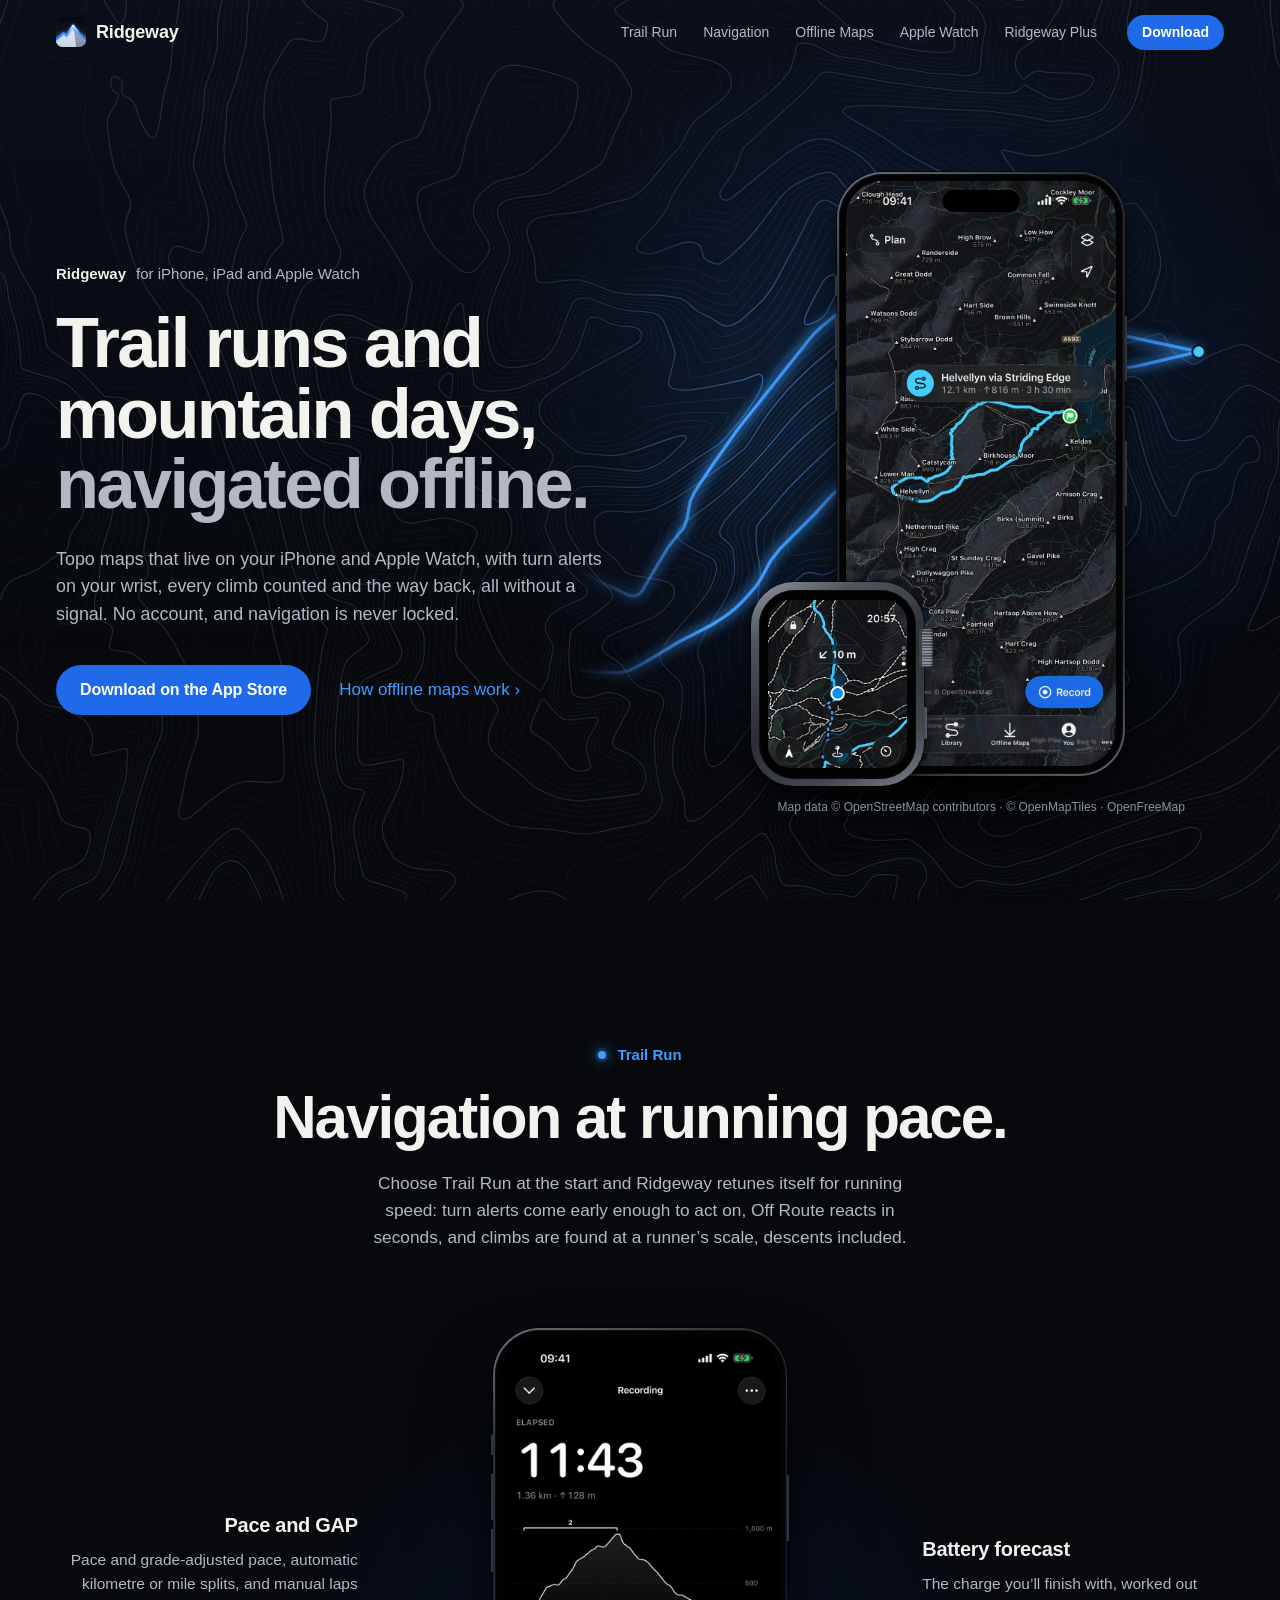
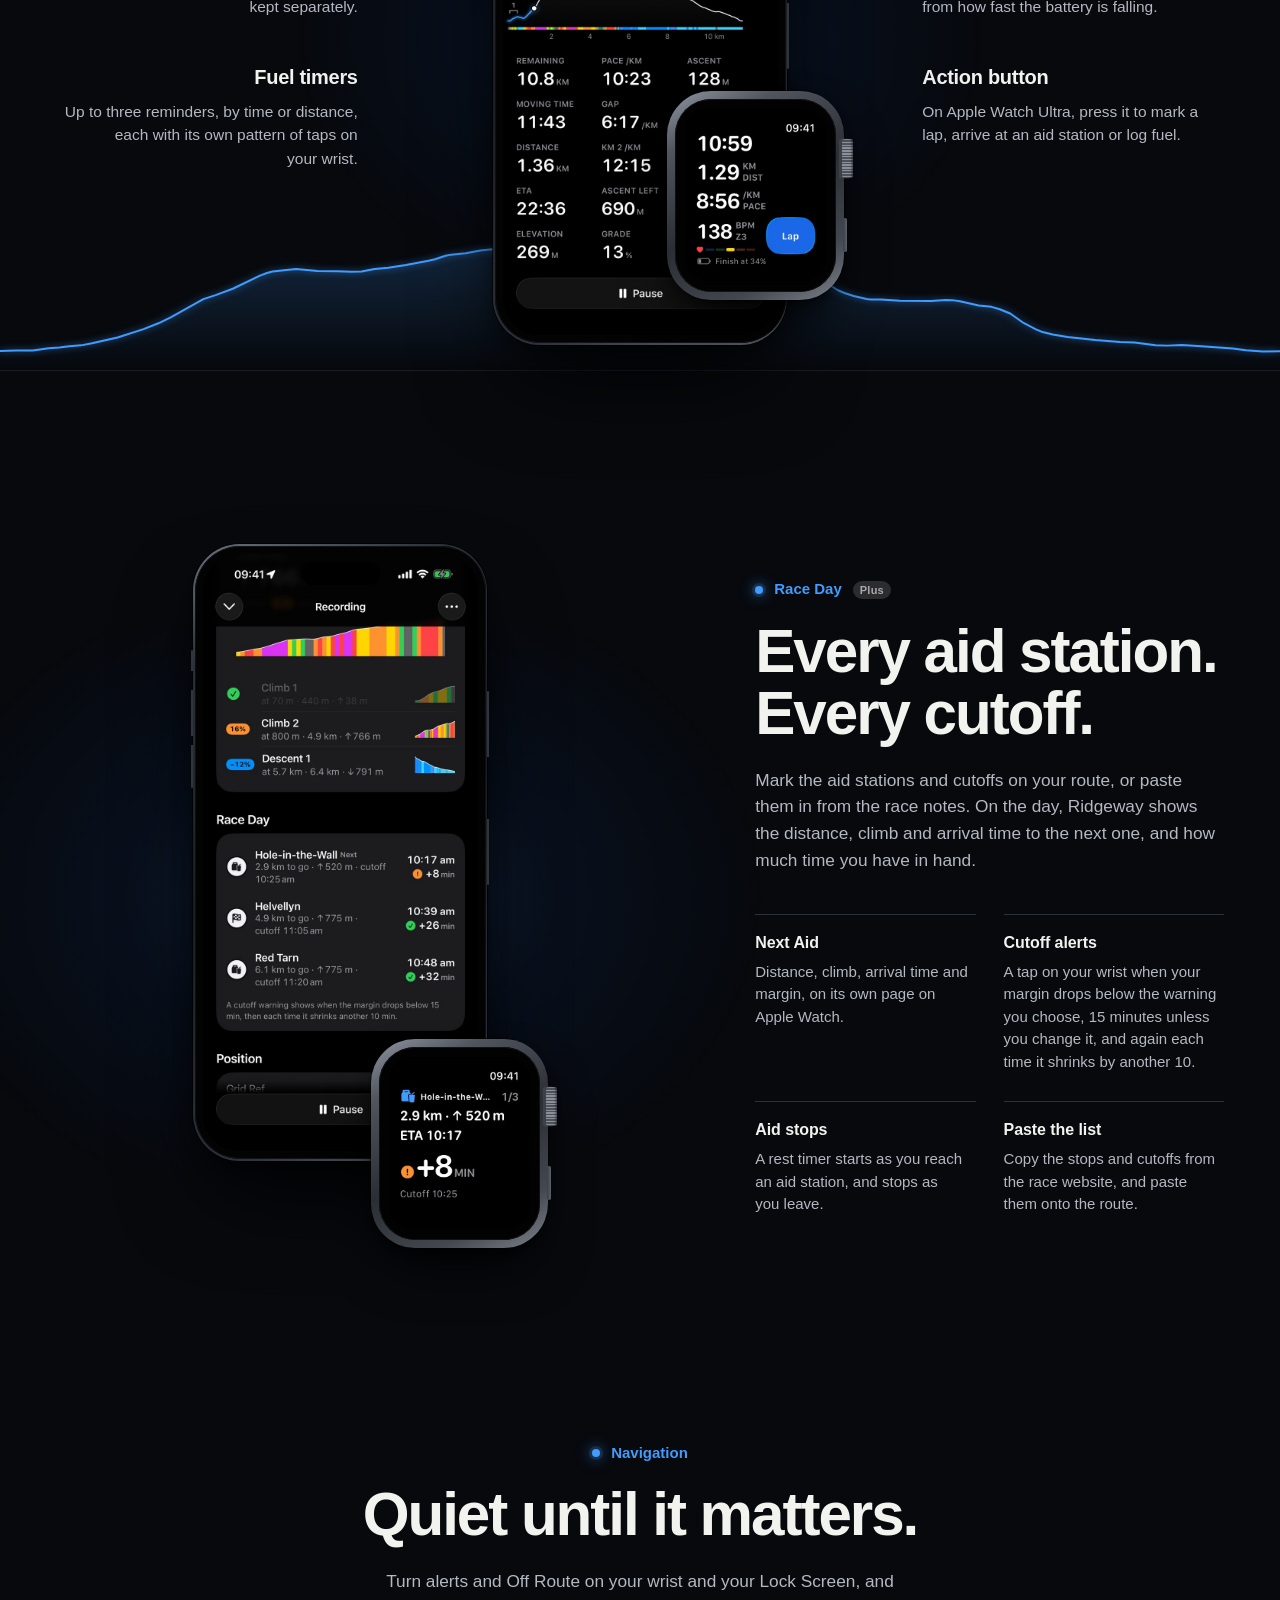
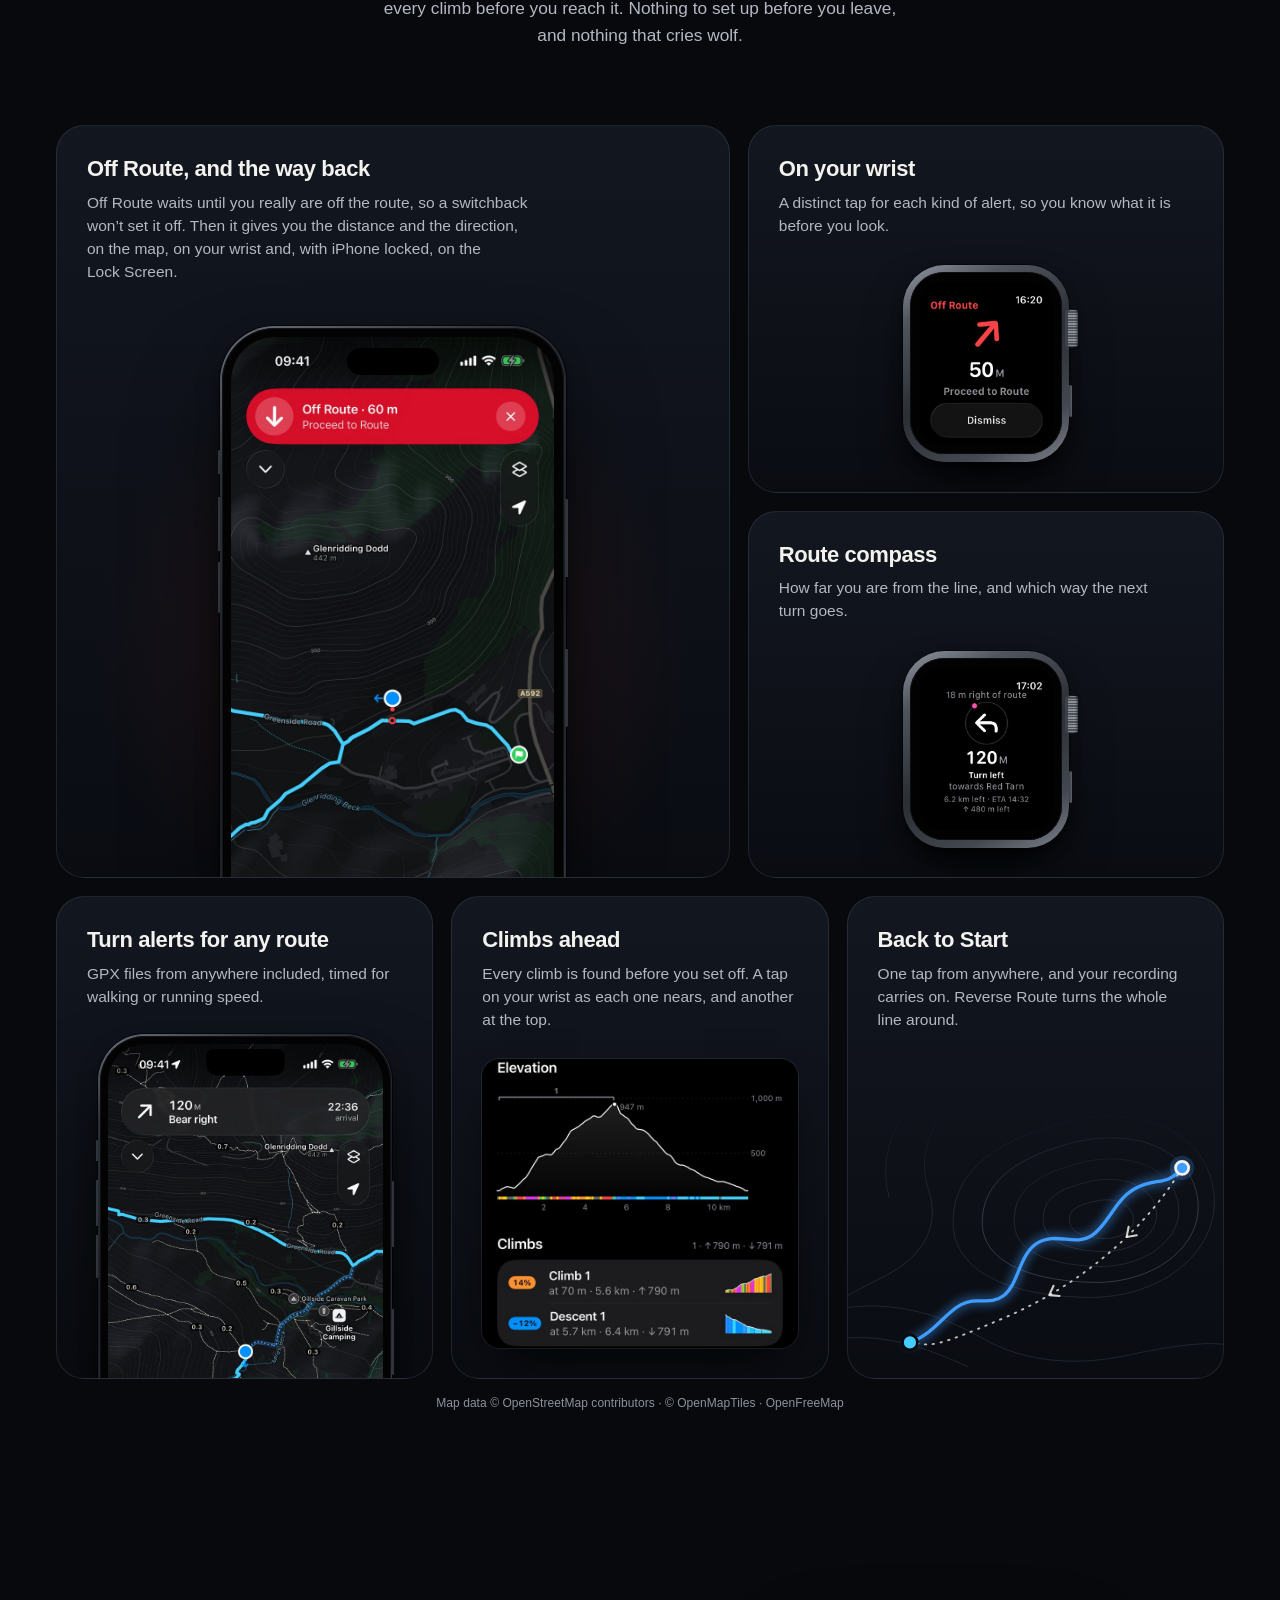
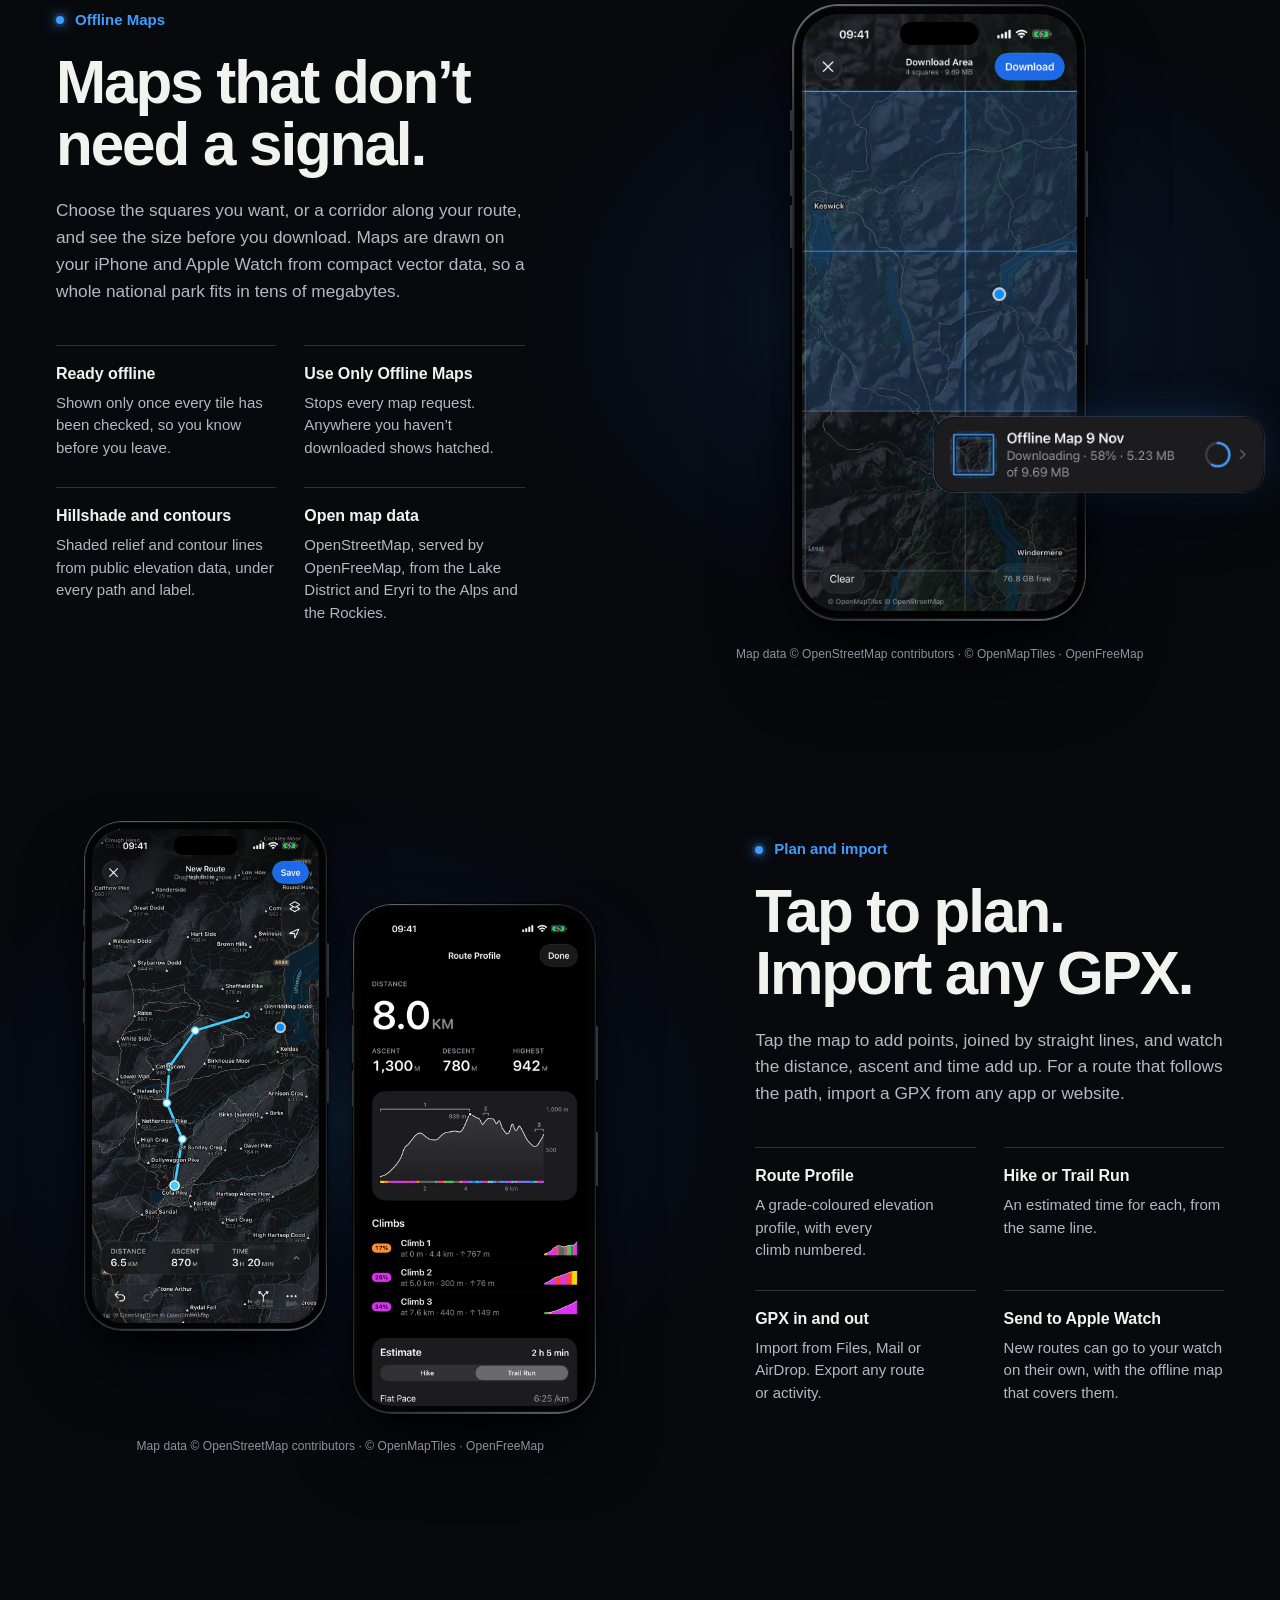
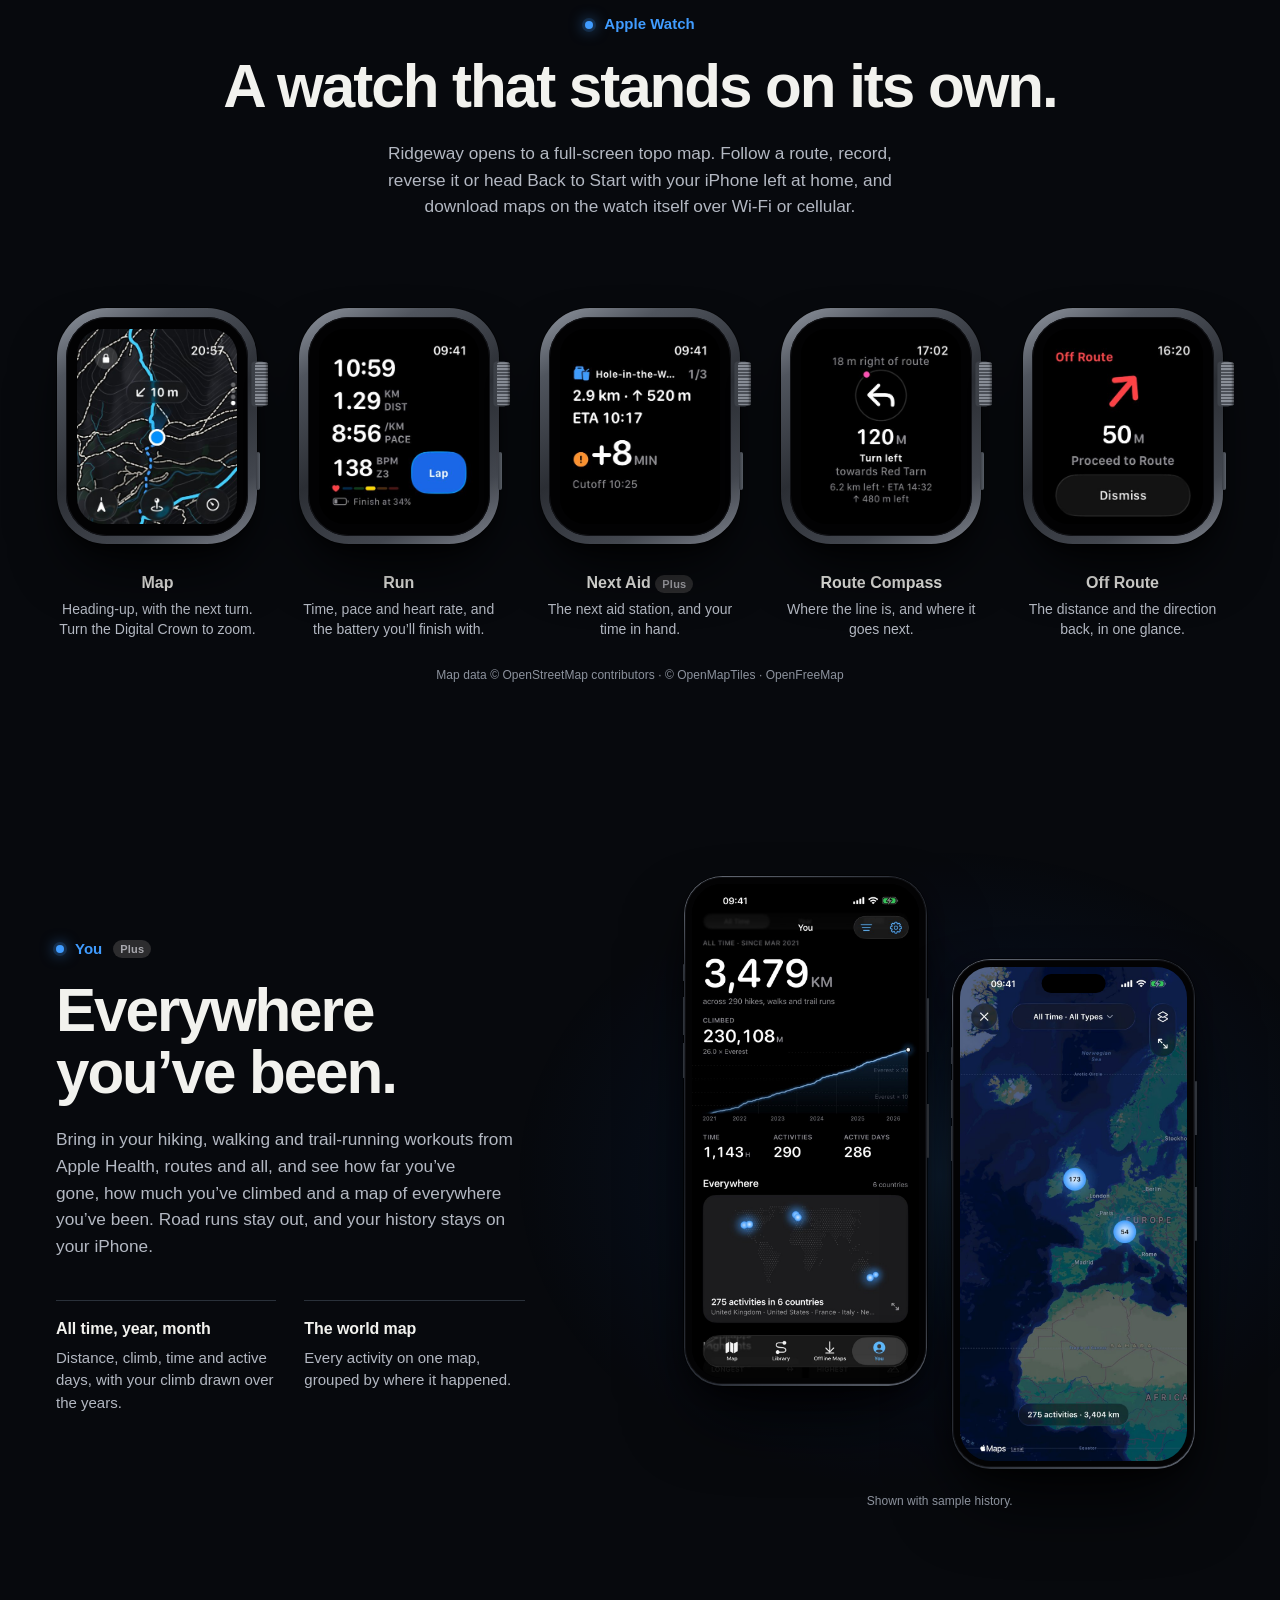
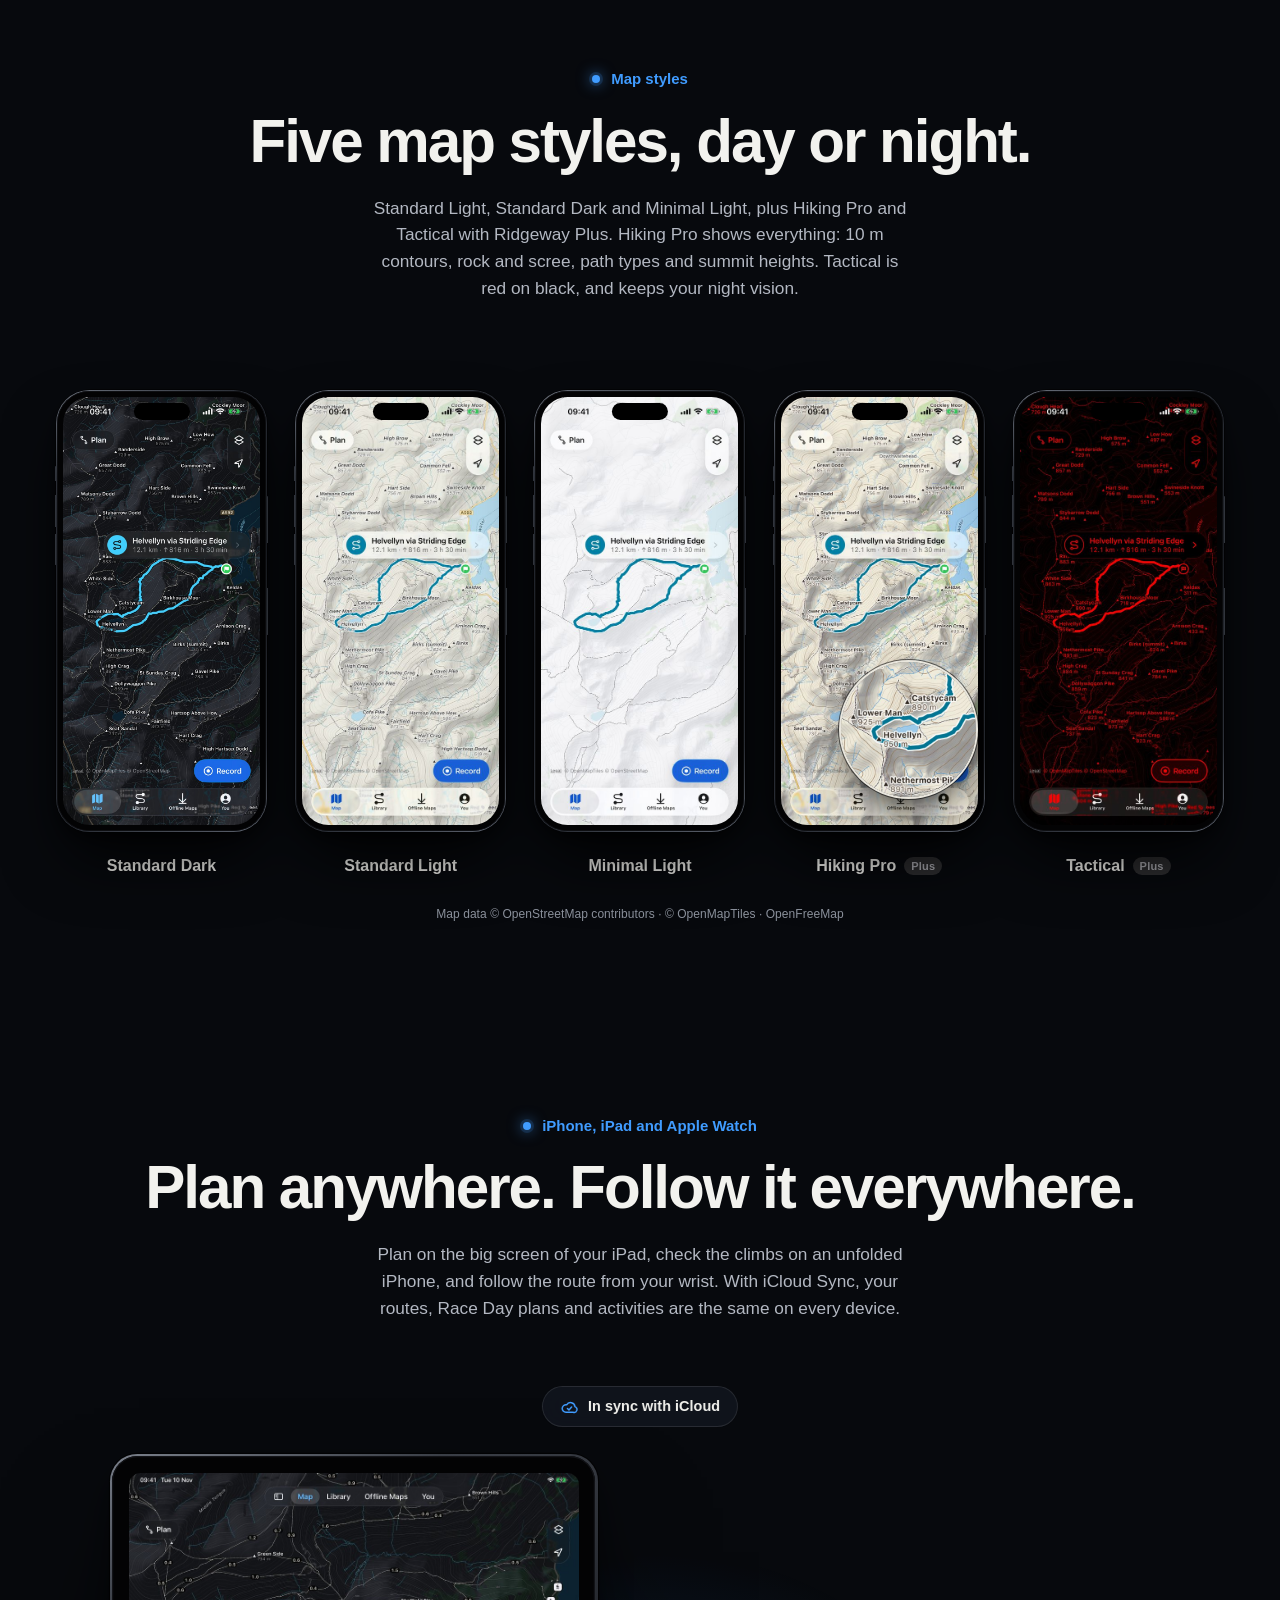
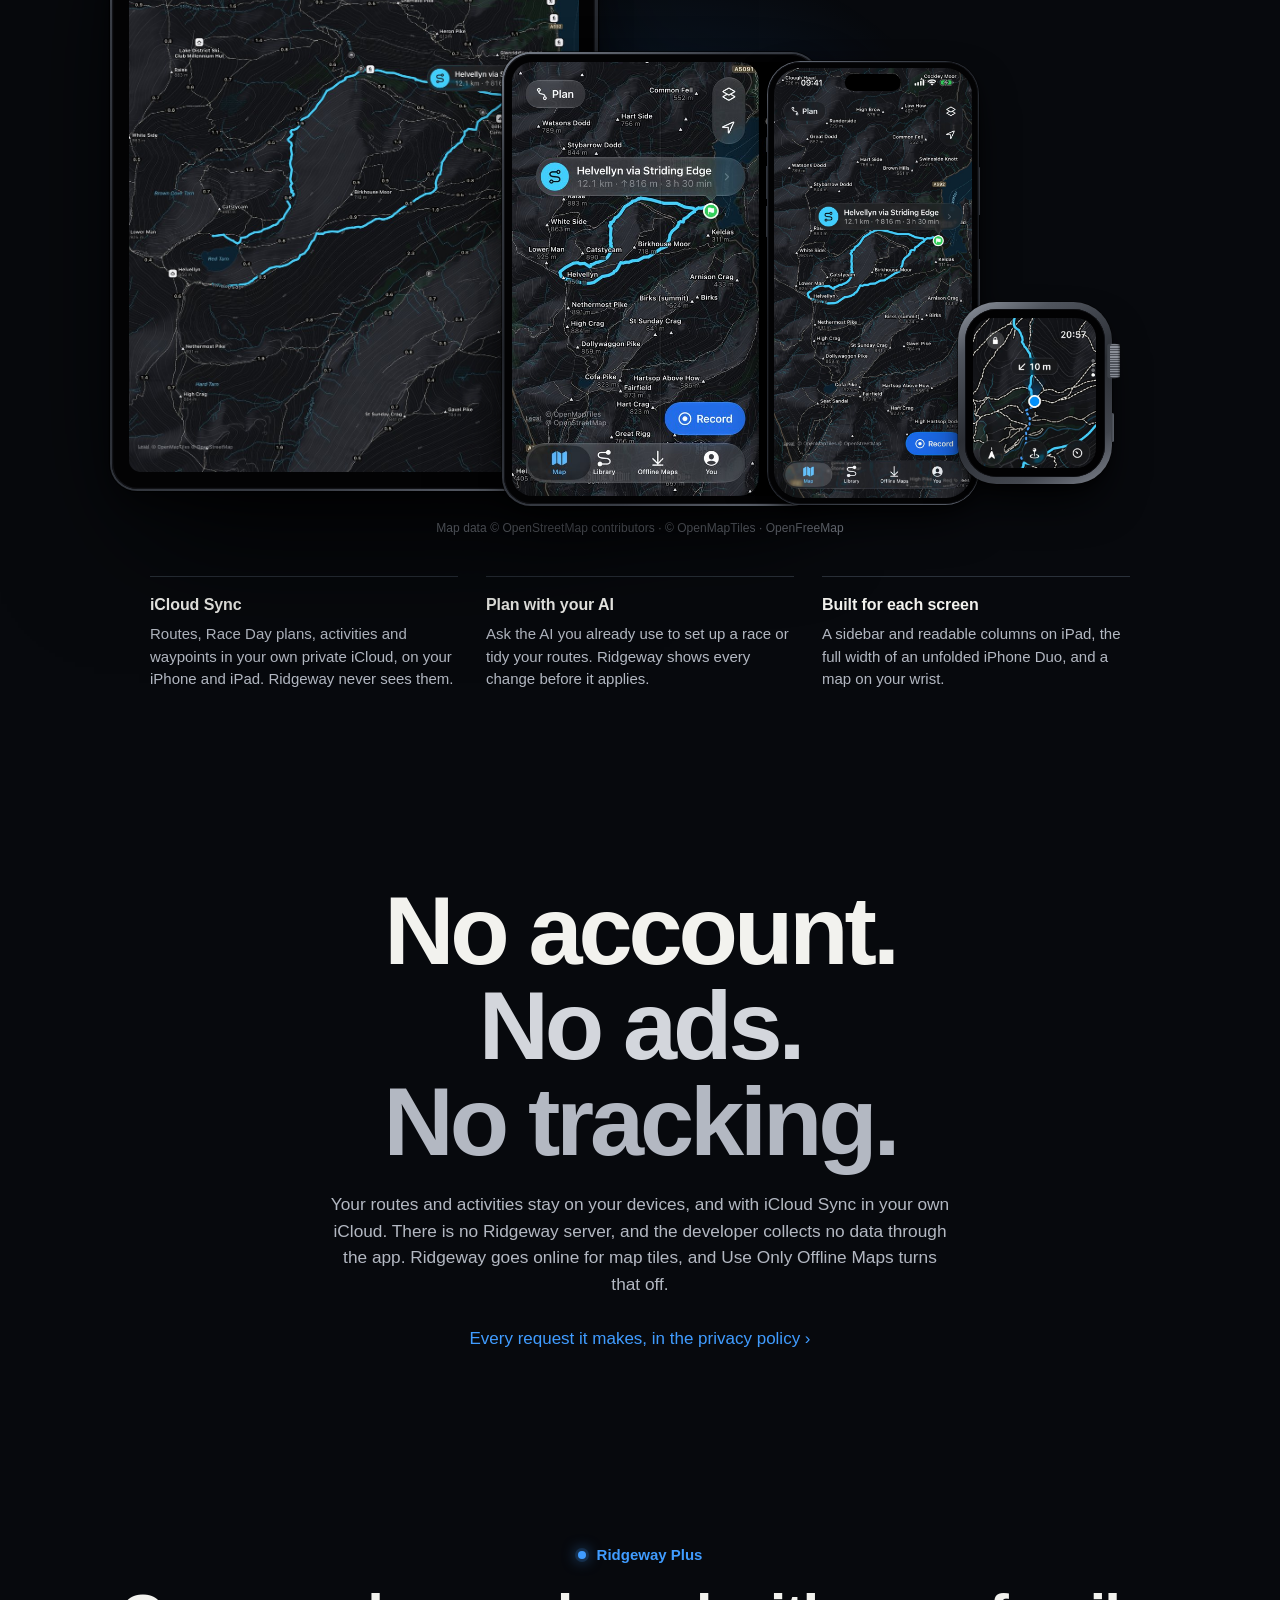
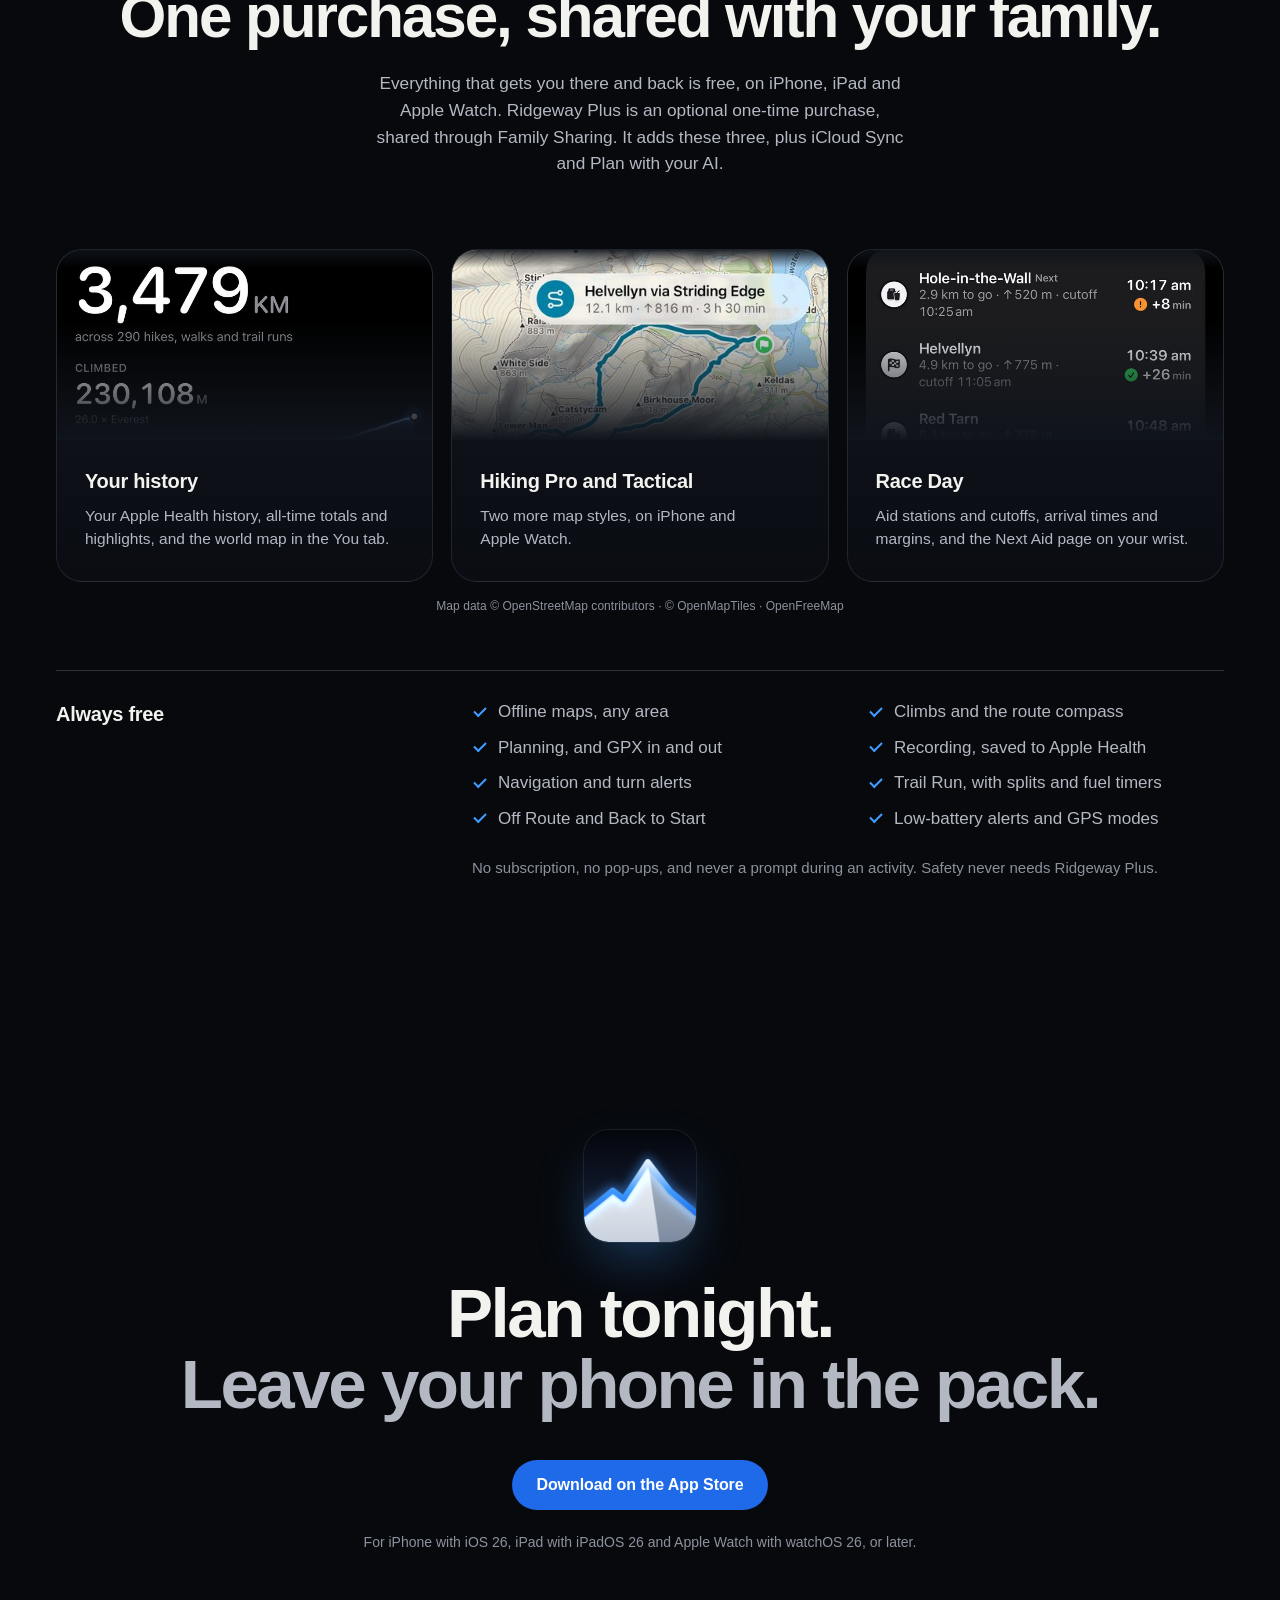
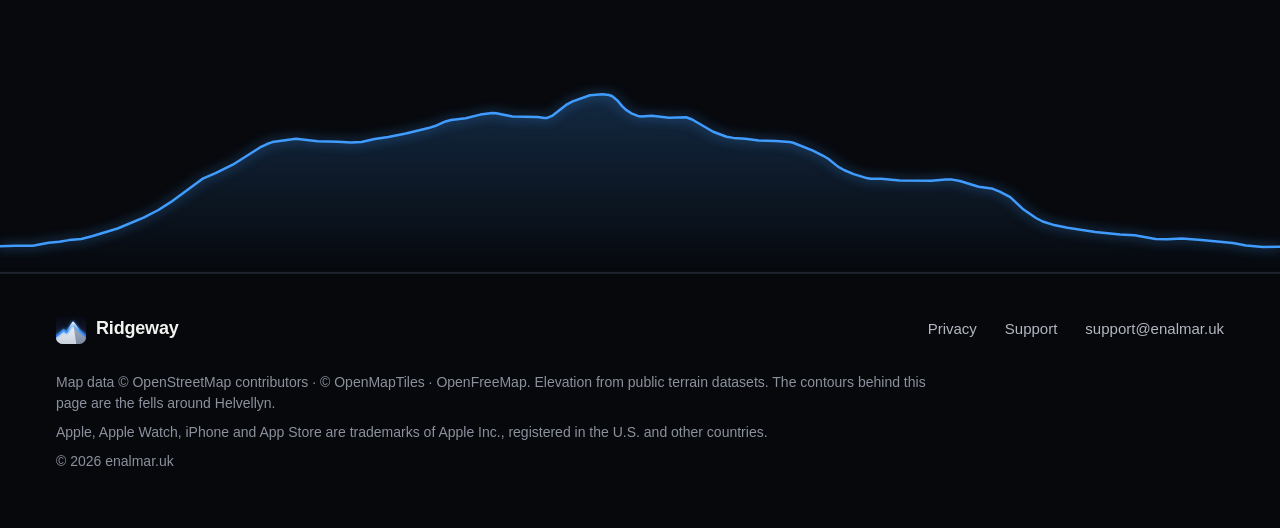
<file: index.html>
<!doctype html>
<html lang="en-GB">
<head>
<meta charset="utf-8">
<meta name="viewport" content="width=device-width, initial-scale=1, viewport-fit=cover">
<title>Ridgeway: offline maps and navigation for trail runs and hikes</title>
<meta name="description" content="Offline topo maps and navigation for trail runners and hikers, on iPhone, iPad and Apple Watch. Splits, fuel timers, climbs, Off Route and turn alerts, Race Day cutoffs and the way back, with no signal and no account.">
<link rel="canonical" href="https://ridgeway.enalmar.uk/">
<meta property="og:type" content="website">
<meta property="og:site_name" content="Ridgeway">
<meta property="og:locale" content="en_GB">
<meta property="og:url" content="https://ridgeway.enalmar.uk/">
<meta property="og:title" content="Ridgeway: trail runs and mountain days, navigated offline">
<meta property="og:description" content="Offline topo maps and navigation for trail runners and hikers, on iPhone, iPad and Apple Watch. No account, and no signal needed.">
<meta property="og:image" content="https://ridgeway.enalmar.uk/assets/og.jpg">
<meta property="og:image:width" content="1200">
<meta property="og:image:height" content="630">
<meta property="og:image:alt" content="The Ridgeway icon and name beside a glowing route drawn over contour lines.">
<meta name="twitter:card" content="summary_large_image">
<meta name="twitter:title" content="Ridgeway: trail runs and mountain days, navigated offline">
<meta name="twitter:description" content="Offline topo maps and navigation for trail runners and hikers, on iPhone, iPad and Apple Watch.">
<meta name="twitter:image" content="https://ridgeway.enalmar.uk/assets/og.jpg">
<meta name="twitter:image:alt" content="The Ridgeway icon and name beside a glowing route drawn over contour lines.">
<meta name="color-scheme" content="dark">
<meta name="theme-color" content="#07090D">
<meta name="apple-itunes-app" content="app-id=6831210304">
<link rel="icon" href="assets/favicon.svg" type="image/svg+xml">
<link rel="icon" href="assets/favicon-32.png" sizes="32x32" type="image/png">
<link rel="apple-touch-icon" href="assets/apple-touch-icon.png">
<script type="application/ld+json">
{"@context":"https://schema.org","@type":"SoftwareApplication",
 "name":"Ridgeway","alternateName":"Ridgeway: Hike & Trail Run",
 "operatingSystem":"iOS 26.0 or later; watchOS 26.0 or later",
 "applicationCategory":"TravelApplication","applicationSubCategory":"Navigation",
 "description":"Offline topo maps and navigation for trail runners and hikers, on iPhone, iPad and Apple Watch.",
 "url":"https://ridgeway.enalmar.uk/","downloadUrl":"https://apps.apple.com/app/id6831210304","offers":{"@type":"Offer","price":"0","priceCurrency":"GBP"},"image":"https://ridgeway.enalmar.uk/assets/icon-256.png"}
</script>
<style>
/* ---- Ridgeway, the website ----------------------------------------------------------------
   Its own look, not the other app sites': a night survey. Real Helvellyn contours sit fixed
   behind everything, a faint Ridgeway Blue light where the hero is, and the app's own route
   line drawing itself on load. Everything else is the app, in real captures, in CSS devices.
   Colours are BRAND.md's: Night ground, Paper ink, Ridgeway Blue #409CFF (dark) as the one
   accent, the route's Route Blue (#42CFFF on dark) only where the app uses it. Never a blue field (BRAND §4.4). */
:root {
  color-scheme: dark;
  --ground: #07090D;
  --ink: #F2F2EE;
  --ink-2: #B3B8C2;
  --ink-3: #8C929D;
  --hair: rgba(170, 190, 220, .13);
  --hair-2: rgba(170, 190, 220, .22);
  --tile: linear-gradient(180deg, rgba(22, 27, 37, .80), rgba(11, 14, 20, .80));
  --blue: #409CFF;
  --blue-hi: #7CBCFF;
  --blue-fill: #1E6AE8;
  --route: #42CFFF;
  --green: #30D158;

  --sans: -apple-system, BlinkMacSystemFont, "Inter", "Helvetica Neue", "Segoe UI", Roboto, sans-serif;
  --mono: ui-monospace, "SF Mono", SFMono-Regular, Menlo, Consolas, monospace;
  --ease: cubic-bezier(.2, .7, .2, 1);

  --gutter: clamp(18px, 5vw, 56px);
  --measure: 1240px;
  --bar: 64px;
}

*, *::before, *::after { box-sizing: border-box; }
html {
  background: var(--ground);
  color: var(--ink);
  -webkit-text-size-adjust: 100%;
  text-size-adjust: 100%;
  scroll-behavior: smooth;
  scroll-padding-top: calc(var(--bar) + 8px);
}
@media (prefers-reduced-motion: reduce) { html { scroll-behavior: auto; } }
body {
  margin: 0;
  font: 17px/1.5 var(--sans);
  -webkit-font-smoothing: antialiased;
  -moz-osx-font-smoothing: grayscale;
  overflow-x: clip;
}
img { display: block; max-width: 100%; height: auto; }
h1, h2, h3 { margin: 0; font-weight: 650; text-wrap: balance; }
p { margin: 0; text-wrap: pretty; }
a { color: var(--blue); text-decoration: none; }
a:hover { text-decoration: underline; text-underline-offset: .2em; text-decoration-thickness: 1px; }
:focus-visible { outline: 2px solid var(--blue-hi); outline-offset: 3px; border-radius: 6px; }
.wrap { width: min(100% - 2 * var(--gutter), var(--measure)); margin-inline: auto; }
.vh { position: absolute !important; width: 1px; height: 1px; overflow: hidden; clip-path: inset(50%); white-space: nowrap; }
.skip { position: absolute; left: 12px; top: -60px; z-index: 100; padding: 10px 16px; border-radius: 10px;
        background: var(--ink); color: #000; font-weight: 600; }
.skip:focus { top: 12px; }

/* ---- Terrain --------------------------------------------------------------------------------
   The contours are one SVG used as a mask over coloured layers, so the lines take any colour or
   gradient: pale blue-grey everywhere, Ridgeway Blue near the hero. Fixed behind the page; where
   scroll-driven animations exist they drift gently and the hero light fades as you leave it. */
.terrain { position: fixed; inset: 0; z-index: -1; overflow: hidden; pointer-events: none; }
.terrain__glow, .terrain__lines, .terrain__lift { position: absolute; inset: -6vh 0; }
.terrain__glow {
  background:
    radial-gradient(46% 52% at 71% 46%, rgba(64, 156, 255, .19), rgba(30, 106, 232, .06) 52%, transparent 74%),
    linear-gradient(180deg, rgba(14, 21, 38, .55), transparent 70%);
  opacity: var(--fade, 1);
}
.terrain__lines, .terrain__lift {
  -webkit-mask: url(assets/contours.svg) center / cover no-repeat;
          mask: url(assets/contours.svg) center / cover no-repeat;
}
.terrain__lines { background: rgba(170, 190, 220, .17); }
.terrain__lift {
  background: radial-gradient(34% 40% at 71% 46%, rgba(64, 156, 255, .85), rgba(64, 156, 255, .25) 50%, transparent 75%);
  opacity: var(--fade, 1);
}
@media (max-aspect-ratio: 4/5) {
  .terrain__lines, .terrain__lift {
    -webkit-mask-image: url(assets/contours-mobile.svg);
            mask-image: url(assets/contours-mobile.svg);
  }
  .terrain__glow { background:
    radial-gradient(80% 42% at 50% 70%, rgba(64, 156, 255, .16), rgba(30, 106, 232, .05) 52%, transparent 76%),
    linear-gradient(180deg, rgba(14, 21, 38, .55), transparent 60%); }
  .terrain__lift { background: radial-gradient(70% 34% at 50% 70%, rgba(64, 156, 255, .8), rgba(64, 156, 255, .2) 52%, transparent 78%); }
}
@supports (animation-timeline: scroll()) {
  .terrain__glow, .terrain__lift {
    animation: fade-out linear both;
    animation-timeline: scroll(root);
    animation-range: 0 110vh;
  }
  @media (prefers-reduced-motion: no-preference) {
    .terrain__lines { animation: drift linear both; animation-timeline: scroll(root); }
    .terrain__glow, .terrain__lift {
      animation: fade-out linear both, drift linear both;
      animation-timeline: scroll(root), scroll(root);
      animation-range: 0 110vh, normal;
    }
  }
}
@keyframes drift { from { transform: translate3d(0, 4vh, 0); } to { transform: translate3d(0, -4vh, 0); } }
@keyframes fade-out { to { opacity: 0; } }

/* ---- Bar ---------------------------------------------------------------------------------- */
.bar { position: sticky; top: 0; z-index: 40; height: var(--bar); }
.bar::before {
  content: ""; position: absolute; inset: 0;
  background: rgba(7, 9, 13, .72);
  -webkit-backdrop-filter: saturate(1.6) blur(20px);
          backdrop-filter: saturate(1.6) blur(20px);
  border-bottom: 1px solid var(--hair);
  opacity: 0; transition: opacity .35s ease;
}
.bar.is-stuck::before { opacity: 1; }
.bar__inner { position: relative; height: 100%; display: flex; align-items: center; gap: 28px; }
.brand { display: inline-flex; align-items: center; gap: 10px; color: var(--ink); font-weight: 600;
         font-size: 18px; letter-spacing: -.01em; }
.brand:hover { text-decoration: none; }
.brand img { width: 30px; height: 30px; }
.bar nav { display: flex; gap: 26px; margin-left: auto; font-size: 14px; }
.bar nav a { color: var(--ink-2); }
.bar nav a:hover { color: var(--ink); text-decoration: none; }
.bar__get { margin-left: 2px; padding: 7px 15px; border-radius: 999px; background: var(--blue-fill); color: #fff;
            font-size: 14px; font-weight: 600; }
.bar__get:hover { text-decoration: none; background: #2a76f0; }
@media (max-width: 920px) { .bar nav { display: none; } .bar__get { margin-left: auto; } }

/* ---- Devices --------------------------------------------------------------------------------
   Drawn in CSS around the captures; no device artwork. Sizes use container units, so a device
   is set by its width alone (--w) and everything inside scales with it. */
.phone, .watch { container-type: inline-size; width: var(--w); flex: none; margin: 0; }
.phone__body {
  position: relative; padding: .55cqw; border-radius: 15.9cqw;
  background: linear-gradient(155deg, #6c727d 0%, #2b2f37 16%, #1a1d23 48%, #2c3038 84%, #5e646f 100%);
  box-shadow: 0 0 0 .3cqw rgba(0, 0, 0, .7), 0 3cqw 7cqw -1cqw rgba(0, 0, 0, .5), 0 16cqw 30cqw -6cqw rgba(0, 0, 0, .9);
}
.phone__body::before, .phone__body::after {
  content: ""; position: absolute; width: .7cqw; border-radius: .4cqw;
}
.phone__body::before { /* Action button, volume up, volume down */
  left: -.62cqw; top: 36cqw; height: 47cqw;
  background: linear-gradient(#30343b 0 15%, transparent 15% 29%, #30343b 29% 62%, transparent 62% 69%, #30343b 69% 100%);
}
.phone__body::after { /* side button, Camera Control */
  right: -.62cqw; top: 50cqw; height: 66cqw;
  background: linear-gradient(#30343b 0 34%, transparent 34% 66%, #30343b 66% 100%);
}
.phone__glass { padding: 2.75cqw; border-radius: 15.35cqw; background: #030304; box-shadow: inset 0 0 0 .3cqw #121317; }
.phone__screen { position: relative; overflow: hidden; border-radius: 12.6cqw; aspect-ratio: 1320 / 2868; background: #000; }
.phone__screen img { width: 100%; height: 100%; object-fit: cover; object-position: top; }
.phone__screen::after { /* Dynamic Island, at the captures' own position */
  content: ""; position: absolute; left: 50%; top: 1.46%; width: 28.5%; height: 3.84%; transform: translateX(-50%);
  border-radius: 999px; background: #000;
}
.watch__case {
  position: relative; padding: 4.4cqw; border-radius: 25cqw;
  background: linear-gradient(150deg, #9298a2 0%, #50555e 20%, #2b2e34 52%, #43474f 80%, #7d828c 100%);
  box-shadow: 0 0 0 .4cqw rgba(0, 0, 0, .65), 0 4cqw 8cqw -2cqw rgba(0, 0, 0, .55), 0 16cqw 30cqw -8cqw rgba(0, 0, 0, .9);
}
.watch__case::before { /* Digital Crown in its guard */
  content: ""; position: absolute; right: -5.4cqw; top: 23%; width: 6.4cqw; height: 22cqw; border-radius: 1.6cqw;
  background: repeating-linear-gradient(#8a8f98 0 .8cqw, #4d5159 .8cqw 1.6cqw);
  box-shadow: inset -.8cqw 0 1cqw rgba(0, 0, 0, .45), -1.6cqw 0 0 .2cqw #3d4148;
}
.watch__case::after { /* side button */
  content: ""; position: absolute; right: -1.7cqw; top: 61%; width: 2cqw; height: 19cqw; border-radius: 1cqw;
  background: linear-gradient(90deg, #3a3e45, #5b6069);
}
.watch__glass { padding: 6cqw 5.6cqw; border-radius: 20.5cqw; background: #020203; box-shadow: inset 0 0 0 .5cqw #121317; }
.watch__screen { position: relative; overflow: hidden; border-radius: 13cqw; aspect-ratio: 400 / 487; background: #000; }
.watch__screen img { width: 100%; height: 100%; }

.attrib { font-size: 12px; line-height: 1.4; color: var(--ink-3); letter-spacing: .005em; }
.nw { white-space: nowrap; }

/* ---- Everywhere: iPad, iPhone Duo, iPhone and Apple Watch with the same route (iCloud Sync) ----
   The lineup is one proportional stage: every device is a percentage of its width, so the group
   scales as one picture. iPad and the unfolded Duo are drawn like the iPhone: CSS around captures. */
.everywhere__stage { position: relative; width: min(100%, 1060px); margin: clamp(40px, 5vw, 64px) auto 0;
                     aspect-ratio: 1060 / 720; isolation: isolate; }
.everywhere__stage::before { content: ""; position: absolute; z-index: -1; inset: 8% 6% -4%;
  background: radial-gradient(closest-side, rgba(64, 156, 255, .16), transparent 70%); }
.everywhere__stage figure { position: absolute; bottom: 0; margin: 0; container-type: inline-size; }
.everywhere__stage .tablet { left: 0; width: 46%; bottom: 2%; }
.everywhere__stage .fold   { left: 37%; width: 30%; z-index: 2; }
.everywhere__stage .phone  { left: 62%; width: 20%; z-index: 3; --w: 20%; }
.everywhere__stage .watch  { left: 80%; width: 14.5%; z-index: 4; bottom: 3%; --w: 14.5%; }
.tablet__body, .fold__body { position: relative; padding: .5cqw;
  background: linear-gradient(155deg, #7a808b 0%, #3a3e46 18%, #22252b 50%, #383c44 84%, #6c727d 100%);
  box-shadow: 0 0 0 .25cqw rgba(0, 0, 0, .7), 0 3cqw 7cqw -1cqw rgba(0, 0, 0, .5), 0 14cqw 26cqw -6cqw rgba(0, 0, 0, .9); }
.tablet__body { border-radius: 5.6cqw; }
.tablet__glass { padding: 3.4cqw; border-radius: 5.2cqw; background: #030304; box-shadow: inset 0 0 0 .25cqw #121317; }
.tablet__screen { overflow: hidden; border-radius: 2.4cqw; aspect-ratio: 2064 / 2752; background: #000; }
.fold__body { border-radius: 9cqw; }
.fold__glass { padding: 2.6cqw; border-radius: 8.6cqw; background: #030304; box-shadow: inset 0 0 0 .3cqw #121317; }
.fold__screen { position: relative; overflow: hidden; border-radius: 6.4cqw; aspect-ratio: 1398 / 2034; background: #000; }
.fold__screen::after { /* the hinge, barely there */ content: ""; position: absolute; top: 0; bottom: 0; left: 50%; width: 1.4cqw;
  translate: -50% 0; background: linear-gradient(90deg, transparent, rgba(255, 255, 255, .05) 45%, rgba(0, 0, 0, .18) 55%, transparent); }
.tablet__screen img, .fold__screen img { width: 100%; height: 100%; object-fit: cover; display: block; }
.everywhere__stage .phone .phone__body { box-shadow: 0 0 0 .3cqw rgba(0, 0, 0, .7), 0 3cqw 7cqw -1cqw rgba(0, 0, 0, .55), 0 10cqw 22cqw -6cqw rgba(0, 0, 0, .9); }
.everywhere__sync { position: absolute; z-index: 5; left: 50%; top: 0; translate: -50% 0; display: inline-flex; align-items: center; gap: 10px;
  padding: 10px 18px; border-radius: 999px; font-size: 14.5px; font-weight: 600; color: var(--ink);
  background: rgba(20, 24, 34, .72); box-shadow: inset 0 0 0 1px rgba(255, 255, 255, .1); backdrop-filter: blur(14px); -webkit-backdrop-filter: blur(14px); }
.everywhere__sync svg { width: 18px; height: 18px; flex: none; color: var(--blue); }
.everywhere .specs { grid-template-columns: repeat(3, 1fr); max-width: 980px; margin-inline: auto; }
@media (max-width: 760px) {
  .everywhere__stage { aspect-ratio: 1060 / 860; }
  .everywhere__stage .tablet { width: 58%; bottom: 14%; }
  .everywhere__stage .fold { left: 30%; width: 38%; }
  .everywhere__stage .phone { left: 60%; width: 25%; --w: 25%; }
  .everywhere__stage .watch { left: 79%; width: 19%; --w: 19%; }
  .everywhere__sync { font-size: 13px; padding: 8px 14px; }
  .everywhere .specs { grid-template-columns: 1fr; }
}

/* ---- Hero --------------------------------------------------------------------------------- */
.hero { position: relative; padding-block: clamp(28px, 6vh, 72px) clamp(64px, 10vh, 120px); overflow-x: clip; }
.hero__grid { display: grid; grid-template-columns: minmax(0, 1.3fr) minmax(0, 1fr); gap: clamp(24px, 4vw, 56px);
              align-items: center; min-height: min(calc(100svh - var(--bar) - 96px), 820px); }
.hero__kicker { display: inline-flex; align-items: center; gap: 10px; color: var(--ink-2); font-size: 15px; font-weight: 500; }
.hero__kicker b { color: var(--ink); font-weight: 600; }
.hero h1 { margin-top: 22px; font-size: clamp(44px, 5.5vw, 80px); line-height: 1; letter-spacing: -.037em; font-weight: 700; }
.hero h1 span { display: block; color: var(--ink-2); }
.hero__lede { margin-top: 26px; max-width: 31em; font-size: clamp(17px, 1.4vw, 20px); line-height: 1.55; color: var(--ink-2); }
.hero__actions { margin-top: 36px; display: flex; flex-wrap: wrap; align-items: center; gap: 18px 28px; }
.more { font-weight: 500; font-size: 17px; white-space: nowrap; }
.more::after { content: "\00A0\203A"; } /* the chevron stays with the last word */

/* .get: a plain text button, never a copy of Apple's badge (the official badge, if wanted, comes from
   Apple's marketing resources). */
.get {
  display: inline-flex; align-items: center; height: 50px; padding: 0 24px; border-radius: 999px;
  background: var(--blue-fill); color: #fff; font-size: 16px; font-weight: 600; letter-spacing: -.005em;
  transition: background-color .2s ease;
}
.get:hover { text-decoration: none; background: #2a76f0; }

.hero__stage { position: relative; display: grid; place-items: center; padding-block: 12px var(--foot);
               --pw: clamp(220px, min(22.5vw, (100svh - 210px) * .47), 312px); --ww: calc(var(--pw) * .6);
               --foot: 40px; /* room under the phone for the map attribution */ }
/* The start dot sits at 89.4% of the route's width: left + width x .894 keeps it at ~95% of the stage,
   inside the viewport at every width, with the far end faded out behind the copy. */
.hero__route { position: absolute; left: -75%; top: 48%; width: 190%; translate: 0 -50%; z-index: 0;
               -webkit-mask: linear-gradient(90deg, transparent 22%, #000 36%); mask: linear-gradient(90deg, transparent 22%, #000 36%);
               --rw-dur: 3.4s; --rw-delay: .45s; --rw-glow: .55; --rw-ground: var(--ground); }
.hero__route svg { width: 100%; height: auto; display: block; overflow: visible; }
.hero__route .rw-line { stroke-width: 7; }
.hero__route .rw-glow { stroke-width: 22; }
.hero__route .rw-start { r: 14px; }
.hero__route .rw-top { r: 8px; }
.hero .phone { --w: var(--pw); position: relative; z-index: 2; }
.hero .watch { --w: var(--ww); position: absolute; z-index: 3; bottom: calc(var(--foot) - 10px); left: calc(50% - var(--pw) * .5 - var(--ww) * .5); }
.hero .attrib { position: absolute; z-index: 3; bottom: 0; left: 0; right: 0; text-align: center; text-wrap: balance; }
@media (max-width: 1180px) { .hero__stage { --foot: 64px; } } /* the attribution may take two lines */
@media (max-width: 900px) {
  .hero__grid { grid-template-columns: 1fr; min-height: 0; gap: 48px; }
  .hero__stage { --pw: min(64vw, 290px); margin-inline: auto; width: 100%; }
  .hero .watch { left: calc(50% - var(--pw) * .5 - var(--ww) * .32); }
  .hero__route { left: 50%; width: 210%; translate: -50% -50%; -webkit-mask: none; mask: none; }
}
@media (prefers-reduced-motion: no-preference) {
  .hero__copy > * { animation: rise .9s var(--ease) both; }
  .hero__copy > :nth-child(2) { animation-delay: .06s; }
  .hero__copy > :nth-child(3) { animation-delay: .14s; }
  .hero__copy > :nth-child(4) { animation-delay: .22s; }
  .hero .phone { animation: rise-far 1.2s .12s var(--ease) both; }
  .hero .watch { animation: rise-far 1.2s .38s var(--ease) both; }
}
@keyframes rise { from { opacity: 0; transform: translateY(16px); } }
@keyframes rise-far { from { opacity: 0; transform: translateY(44px); } }

/* ---- Sections ----------------------------------------------------------------------------- */
.section { position: relative; padding-block: clamp(64px, 7.5vw, 112px); overflow-x: clip; }
.split { display: grid; grid-template-columns: repeat(12, minmax(0, 1fr)); grid-template-rows: auto auto;
         column-gap: clamp(16px, 2.4vw, 32px); align-items: center; }
.split__copy { grid-column: 1 / span 5; grid-row: 1; align-self: end; }
.split > .specs { grid-column: 1 / span 5; grid-row: 2; align-self: start; }
.split__stage { grid-column: 7 / span 6; grid-row: 1 / span 2; }
.split--flip .split__copy, .split--flip > .specs { grid-column: 8 / span 5; }
.split--flip .split__stage { grid-column: 1 / span 6; }
@media (max-width: 900px) {
  .split { grid-template-columns: minmax(0, 1fr); grid-template-rows: none; }
  .split__copy, .split > .specs, .split__stage, .split--flip .split__copy, .split--flip > .specs, .split--flip .split__stage {
    grid-column: 1; grid-row: auto; }
  .split__stage { margin-top: 56px; }
  .split > .specs { margin-top: 64px; }
}
.eyebrow { display: flex; align-items: center; gap: 11px; margin-bottom: 20px; color: var(--blue); font-size: 15px; font-weight: 600; }
.eyebrow::before { content: ""; width: 8px; height: 8px; border-radius: 50%; background: var(--blue); flex: none;
                   box-shadow: 0 0 0 3px rgba(64, 156, 255, .16), 0 0 14px 2px rgba(64, 156, 255, .5); }
.plus { display: inline-block; padding: 0 7px; border-radius: 9px; background: #2C2C2E; color: #A8A8AE;
        font-size: 11px; line-height: 18px; font-weight: 600; letter-spacing: .02em; }
.section h2 { font-size: clamp(36px, 4.7vw, 66px); line-height: 1.03; letter-spacing: -.034em; font-weight: 700; }
.lede { margin-top: 22px; max-width: 31em; font-size: clamp(17px, 1.35vw, 20px); line-height: 1.55; color: var(--ink-2); }
.center { text-align: center; }
.center .eyebrow { justify-content: center; }
.center .lede { margin-inline: auto; }

.specs { list-style: none; margin: 40px 0 0; padding: 0; display: grid; grid-template-columns: 1fr 1fr; gap: 28px; }
.specs li { padding-top: 16px; border-top: 1px solid var(--hair-2); }
.specs h3 { font-size: 16px; font-weight: 600; letter-spacing: -.005em; }
.specs p { margin-top: 6px; font-size: 15px; line-height: 1.5; color: var(--ink-2); }
@media (max-width: 520px) { .specs { grid-template-columns: 1fr; gap: 22px; } }

/* A pool of light under each group of devices: the screen lighting the hill at night. */
.stage { position: relative; display: flex; justify-content: center; align-items: flex-end; isolation: isolate; }
.stage::before { content: ""; position: absolute; z-index: -1; left: 50%; top: 50%; width: 150%; aspect-ratio: 1.3;
                 translate: -50% -50%; border-radius: 50%;
                 background: radial-gradient(closest-side, rgba(64, 156, 255, .2), rgba(30, 106, 232, .07) 50%, transparent); }
.stage .attrib { position: absolute; left: 0; right: 0; bottom: -34px; text-align: center; }

/* phone with a watch in front of its lower corner */
.duo { --pw: clamp(232px, 23vw, 304px); --ww: calc(var(--pw) * .6); padding-bottom: 8px; }
.duo .phone { --w: var(--pw); }
.duo .watch { --w: var(--ww); position: absolute; bottom: 4%; left: calc(50% + var(--pw) * .5 - var(--ww) * .55); }
/* Each watch sits over whole parts of the screen behind it, never across a line of text.
   Trail Run: over the dashboard's third column of metrics below its first row, and the end of Pause. */
.duo--run .watch { bottom: calc(4% + var(--pw) * .094); left: calc(50% + var(--pw) * .5 - var(--ww) * .68); }
/* Race Day: under the list of stops, over the Position card that scrolls under the Pause bar. */
.duo--aid { padding-bottom: calc(var(--pw) * .3); }
.duo--aid .watch { top: calc(var(--pw) * 1.68); bottom: auto; left: calc(50% + var(--pw) * .5 - var(--ww) * .66); }
@media (max-width: 900px) {
  .duo { --pw: min(60vw, 280px); }
  .duo .watch { left: calc(50% + var(--pw) * .5 - var(--ww) * .72); }
  .duo--run .watch { left: calc(50% + var(--pw) * .5 - var(--ww) * .66); }
  .duo--aid .watch { left: calc(50% + var(--pw) * .5 - var(--ww) * .64); }
}

/* two phones side by side, the second a step lower */
.pair { --pw: clamp(200px, 19vw, 268px); gap: clamp(14px, 2vw, 28px); align-items: flex-start; padding-bottom: 8px; }
.pair .phone { --w: var(--pw); }
.pair .phone:nth-child(2) { margin-top: calc(var(--pw) * .34); }
@media (max-width: 900px) { .pair { --pw: min(42vw, 236px); } }

/* one phone, with a card from another screen floating beside it */
.solo { --pw: clamp(240px, 23vw, 304px); padding-bottom: 8px; }
.solo .phone { --w: var(--pw); }
.float { container-type: inline-size; position: absolute; z-index: 2; margin: 0; width: calc(var(--pw) * 1.12);
         left: calc(50% - var(--pw) * .02); bottom: 22%; }
.float img { width: 100%; border-radius: 6.2cqw;
             box-shadow: 0 0 0 1px rgba(255, 255, 255, .1), 0 30px 60px -18px rgba(0, 0, 0, .95), 0 0 50px -10px rgba(64, 156, 255, .35); }
@media (max-width: 900px) { .solo { --pw: min(60vw, 280px); } .float { width: min(var(--pw) * 1.12, 86%); left: auto; right: 0; } }

/* Trail Run: the devices between their callouts, over the route's own elevation profile */
.run { position: relative; display: grid; grid-template-columns: minmax(0, 1fr) auto minmax(0, 1fr); align-items: center;
       gap: clamp(28px, 4vw, 72px); margin-top: clamp(48px, 6vw, 80px); }
.run .duo { --pw: clamp(240px, 23vw, 316px); width: calc(var(--pw) + var(--ww) * .95); }
.run__notes { list-style: none; margin: 0; padding: 0; display: grid; gap: 44px; }
.run__notes:first-of-type { text-align: right; }
.run__notes li { max-width: 21em; }
.run__notes:first-of-type li { margin-left: auto; }
.run__notes h3 { font-size: 20px; letter-spacing: -.015em; }
.run__notes p { margin-top: 8px; font-size: 15.5px; line-height: 1.5; color: var(--ink-2); }
.run__profile { position: absolute; z-index: -1; left: 50%; width: 100vw; translate: -50% 0; bottom: -3%; height: 25%;
                --rw-dur: 3.2s; --rw-delay: .35s; }
.run__profile svg { width: 100%; height: 100%; display: block; }
.run__profile .rw-pline { stroke-width: 2px; filter: drop-shadow(0 0 5px rgba(64, 156, 255, .65)); }
.js-reveal .run:not(.in) .rw-preveal { animation-play-state: paused; }
@media (max-width: 900px) {
  .run { grid-template-columns: minmax(0, 1fr); row-gap: 40px; }
  .run .duo { --pw: min(60vw, 280px); width: auto; }
  .run .stage { grid-row: 1; }
  .run__notes, .run__notes:first-of-type { text-align: left; gap: 26px; }
  .run__notes li, .run__notes:first-of-type li { margin-left: 0; max-width: none; padding-top: 16px; border-top: 1px solid var(--hair-2); }
  .run__notes h3 { font-size: 17px; }
  .run__profile { bottom: auto; top: 18%; height: 30%; }
}

/* ---- Navigation: tiles -------------------------------------------------------------------- */
.tiles { display: grid; grid-template-columns: repeat(12, minmax(0, 1fr)); gap: clamp(12px, 1.4vw, 20px); margin-top: clamp(48px, 6vw, 80px); }
.tile { position: relative; overflow: hidden; border-radius: 28px; background: var(--tile); border: 1px solid var(--hair);
        padding: 30px 30px 0; display: flex; flex-direction: column; isolation: isolate; }
.tile h3 { font-size: 22px; line-height: 1.2; letter-spacing: -.02em; }
.tile p { margin-top: 8px; max-width: 30em; font-size: 15.5px; line-height: 1.5; color: var(--ink-2); }
.tile__fig { margin: auto 0 0; padding-top: 28px; display: flex; justify-content: center; }
.tile--off { grid-column: span 7; grid-row: span 2; }
.tile--off .phone { --w: clamp(250px, 27vw, 372px); margin-bottom: calc(var(--w) * -.5); }
.tile--off::before { content: ""; position: absolute; z-index: -1; left: 50%; bottom: -10%; width: 90%; aspect-ratio: 1;
                     translate: -50% 0; border-radius: 50%; background: radial-gradient(closest-side, rgba(255, 69, 58, .13), transparent); }
.tile--wrist, .tile--compass { grid-column: span 5; }
.tile--wrist .tile__fig, .tile--compass .tile__fig { padding-bottom: 30px; }
.tile .watch { --w: clamp(150px, 13vw, 184px); }
.tile--turn, .tile--climbs, .tile--back { grid-column: span 4; }
/* The turn-alert phone takes whatever height the row leaves under the text (the Climbs tile sets
   it) and runs off the bottom edge, so there is no gap between the words and the phone. */
.tile--turn .tile__fig { flex: 1 1 0; height: 0; min-height: 0; margin: 0; padding-top: 26px; align-items: flex-start; }
.tile--turn .phone { --w: clamp(240px, 23vw, 318px); }
.tile--turn .phone__screen { aspect-ratio: 1320 / 1900; }
.tile--climbs .tile__fig { padding-bottom: 30px; }
.shot { overflow: hidden; border-radius: 18px; box-shadow: 0 0 0 1px rgba(255, 255, 255, .08), 0 24px 50px -20px rgba(0, 0, 0, .9); }
.tile--back { justify-content: space-between; padding-bottom: 0; }
.tile--back .bts { display: block; flex: 1 1 0; width: calc(100% + 60px); height: 0; min-height: 0; margin: 14px -30px 0; }
@media (max-width: 1000px) { .tile--back .bts { flex: none; height: auto; max-height: 300px; } }
.tiles + .attrib { margin-top: 16px; text-align: center; }
@media (max-width: 1000px) {
  .tile--off { grid-column: span 12; grid-row: auto; }
  .tile--wrist, .tile--compass { grid-column: span 6; }
  .tile--turn, .tile--climbs { grid-column: span 6; }
  .tile--back { grid-column: span 12; }
}
@media (max-width: 640px) {
  .tile { padding: 24px 22px 0; border-radius: 24px; }
  .tile--wrist, .tile--compass, .tile--turn, .tile--climbs { grid-column: span 12; }
  .tile--off .phone { --w: min(68vw, 290px); }
  .tile--turn .tile__fig { flex: none; height: auto; }
  .tile--turn .phone { --w: min(68vw, 290px); margin-bottom: calc(var(--w) * -.62); }
  .tile--back .bts { width: calc(100% + 44px); margin-inline: -22px; }
}

/* ---- Apple Watch: the row of pages -------------------------------------------------------- */
.watches { list-style: none; margin: clamp(56px, 7vw, 88px) 0 0; padding: 0;
           display: grid; grid-template-columns: repeat(5, minmax(0, 1fr)); gap: clamp(20px, 3vw, 44px); }
.watches li { display: flex; flex-direction: column; align-items: center; text-align: center; }
.watches .watch { --w: min(100%, 200px); }
.watches h3 { margin-top: 26px; font-size: 16px; font-weight: 600; }
.watches p { margin-top: 4px; font-size: 14px; line-height: 1.45; color: var(--ink-2); max-width: 15em; }
.watches + .attrib { margin-top: 28px; text-align: center; }
@media (max-width: 900px) {
  .watches { display: flex; gap: 22px; overflow-x: auto; scroll-snap-type: x mandatory; overscroll-behavior-x: contain;
             margin-inline: calc(-1 * var(--gutter)); padding: 8px var(--gutter) 12px; scrollbar-width: none; }
  .watches::-webkit-scrollbar { display: none; }
  .watches li { flex: 0 0 min(56vw, 230px); scroll-snap-align: center; }
}

/* ---- Map styles --------------------------------------------------------------------------- */
.styles { list-style: none; margin: clamp(56px, 7vw, 88px) 0 0; padding: 0;
          display: grid; grid-template-columns: repeat(5, minmax(0, 1fr)); gap: 48px clamp(16px, 2.2vw, 36px); }
.styles li { display: flex; flex-direction: column; align-items: center; min-width: 0; }
.styles .phone { --w: min(100%, 250px); }
.styles__dev { position: relative; width: min(100%, 250px); }
.styles__dev .phone { --w: 100%; }
/* Hiking Pro at full size, in a loupe over the phone: the thumbnail alone looks like Standard Light. */
.loupe { position: absolute; z-index: 1; right: 4%; bottom: 8%; width: 64%; aspect-ratio: 1; border-radius: 50%;
         box-shadow: 0 0 0 2px #E9E6DD, 0 0 0 3px rgba(0, 0, 0, .55), 0 22px 44px -12px rgba(0, 0, 0, .95); }
.styles h3 { margin-top: 22px; display: flex; align-items: center; gap: 8px; font-size: 16px; font-weight: 600; text-align: center; }
.styles + .attrib { margin-top: 28px; text-align: center; }
@media (max-width: 1100px) {
  /* three, then the two Plus styles */
  .styles { grid-template-columns: repeat(6, minmax(0, 1fr)); }
  .styles li { grid-column: span 2; }
  .styles li:nth-child(4) { grid-column: 2 / span 2; }
  .styles .phone, .styles__dev { --w: min(100%, 236px); width: min(100%, 236px); }
  .styles__dev .phone { --w: 100%; }
}
@media (max-width: 640px) {
  .styles { grid-template-columns: 1fr 1fr; row-gap: 40px; }
  .styles li, .styles li:nth-child(4) { grid-column: auto; }
  .styles li:first-child { grid-column: 1 / -1; }
  .styles li:first-child .phone { width: calc(50% - 8px); }
}

/* ---- Privacy ------------------------------------------------------------------------------ */
.privacy h2 { font-size: clamp(42px, 7.6vw, 112px); line-height: .98; letter-spacing: -.042em; }
.privacy h2 span { display: block; }
.privacy h2 span:nth-child(2) { color: #D3D6DC; }
.privacy h2 span:nth-child(3) { color: var(--ink-2); }
.privacy .lede { max-width: 36em; }
.privacy .more { display: inline-block; margin-top: 28px; white-space: normal; text-wrap: balance; }

/* ---- Ridgeway Plus ------------------------------------------------------------------------ */
.plus-cards { list-style: none; margin: clamp(48px, 6vw, 72px) 0 0; padding: 0;
              display: grid; grid-template-columns: repeat(3, minmax(0, 1fr)); gap: clamp(12px, 1.4vw, 20px); }
.plus-cards li { position: relative; overflow: hidden; border-radius: 26px; background: var(--tile); border: 1px solid var(--hair);
                 padding: 0 28px 30px; }
.plus-cards .peek { height: 190px; margin: 0 -28px 26px; overflow: hidden; position: relative; }
.plus-cards .peek img { width: 100%; height: auto; }
.plus-cards .peek::after { content: ""; position: absolute; inset: 0;
                           background: linear-gradient(180deg, rgba(16, 20, 27, .9), transparent 18px, transparent 35%, #10141B 100%); }
.plus-cards + .attrib { margin-top: 16px; text-align: center; }
.plus-cards h3 { font-size: 20px; letter-spacing: -.015em; }
.plus-cards p { margin-top: 8px; font-size: 15.5px; color: var(--ink-2); }
.free { margin-top: clamp(40px, 5vw, 56px); display: grid; grid-template-columns: minmax(0, 1fr) minmax(0, 2fr); gap: 16px 40px;
        padding-top: 28px; border-top: 1px solid var(--hair-2); }
.free h3 { font-size: 20px; letter-spacing: -.015em; }
.free ul { list-style: none; margin: 0; padding: 0; columns: 2; column-gap: 40px; }
.free li { break-inside: avoid; padding: 0 0 10px 26px; position: relative; color: var(--ink-2); }
.free li::before { content: ""; position: absolute; left: 2px; top: .42em; width: 12px; height: 7px;
                   border-left: 2px solid var(--blue); border-bottom: 2px solid var(--blue); rotate: -45deg; }
.free p { grid-column: 2; color: var(--ink-3); font-size: 15px; }
@media (max-width: 900px) {
  .plus-cards { grid-template-columns: 1fr; }
  .free { grid-template-columns: 1fr; }
  .free p { grid-column: 1; }
}
@media (max-width: 520px) { .free ul { columns: 1; } }

/* ---- Close -------------------------------------------------------------------------------- */
.close { position: relative; padding-block: clamp(96px, 12vw, 160px) 0; text-align: center; overflow: clip; }
.close__icon { width: 112px; height: 112px; margin: 0 auto 36px; border-radius: 25px;
               box-shadow: 0 0 0 1px rgba(255, 255, 255, .08), 0 24px 60px -16px rgba(64, 156, 255, .45); }
.close h2 { font-size: clamp(36px, 5.4vw, 76px); line-height: 1.03; letter-spacing: -.036em; font-weight: 700; }
.close h2 span { display: block; color: var(--ink-2); }
.close .get { margin-top: 40px; }
.close__fine { margin-top: 22px; font-size: 14px; color: var(--ink-3); }
.ridge { position: relative; margin-top: clamp(64px, 9vw, 120px); height: clamp(120px, 16vw, 220px); --rw-dur: 3.6s; --rw-delay: .2s; }
.ridge svg { position: absolute; inset: 0; width: 100%; height: 100%; }
.ridge .rw-pline { stroke-width: 2.5px; filter: drop-shadow(0 0 6px rgba(64, 156, 255, .7)); }
.js-reveal .ridge:not(.in) .rw-preveal { animation-play-state: paused; }

/* ---- Footer ------------------------------------------------------------------------------- */
.foot { position: relative; padding: 40px 0 56px; border-top: 1px solid var(--hair); background: rgba(7, 9, 13, .86); font-size: 14px; color: var(--ink-3); }
.foot__top { display: flex; flex-wrap: wrap; align-items: center; justify-content: space-between; gap: 20px 32px; }
.foot nav { display: flex; flex-wrap: wrap; gap: 10px 28px; font-size: 15px; }
.foot nav a { color: var(--ink-2); }
.foot__fine { margin-top: 28px; display: grid; gap: 8px; max-width: 64em; }

/* ---- Reveal on scroll ----------------------------------------------------------------------
   Visible by default. The script opts in (adds .js-reveal) only when it can reveal again, and
   gives up after a few seconds if anything in view is still hidden. */
.js-reveal .reveal { opacity: 0; transform: translateY(32px); transition: opacity 1s var(--ease), transform 1s var(--ease); }
.js-reveal .reveal.in { opacity: 1; transform: none; }
.js-reveal .reveal.d1 { transition-delay: .08s; }
.js-reveal .reveal.d2 { transition-delay: .16s; }
.js-reveal .reveal.d3 { transition-delay: .24s; }
.js-reveal .reveal.d4 { transition-delay: .32s; }
</style>
</head>
<body>
<a class="skip" href="#main">Skip to content</a>

<div class="terrain" aria-hidden="true">
  <div class="terrain__glow"></div>
  <div class="terrain__lines"></div>
  <div class="terrain__lift"></div>
</div>

<header class="bar" id="bar">
  <div class="wrap bar__inner">
    <a class="brand" href="./"><img src="assets/favicon.svg" width="30" height="30" alt="">Ridgeway</a>
    <nav aria-label="Sections">
      <a href="#trail-run">Trail Run</a>
      <a href="#navigation">Navigation</a>
      <a href="#offline">Offline Maps</a>
      <a href="#watch">Apple Watch</a>
      <a href="#plus">Ridgeway Plus</a>
    </nav>
    <a class="bar__get" href="https://apps.apple.com/app/id6831210304">Download</a>
  </div>
</header>

<main id="main">

<section class="hero" aria-labelledby="hero-title">
  <div class="wrap hero__grid">
    <div class="hero__copy">
      <p class="hero__kicker"><b>Ridgeway</b> for iPhone, iPad and Apple Watch</p>
      <h1 id="hero-title">Trail runs and mountain days, <span>navigated offline.</span></h1>
      <p class="hero__lede">Topo maps that live on your iPhone and Apple Watch, with turn alerts on your wrist, every climb counted and the way back, all without a signal. No account, and navigation is never locked.</p>
      <div class="hero__actions">
        <a class="get" href="https://apps.apple.com/app/id6831210304">Download on the App Store</a>
        <a class="more" href="#offline">How offline maps work</a>
      </div>
    </div>
    <div class="hero__stage">
      <div class="hero__route" aria-hidden="true">
<!-- route: art/route.svg from tools/art, with its local contours removed (the page has its own terrain). Illustrative. -->
<svg xmlns="http://www.w3.org/2000/svg" viewBox="0 0 2052 1316" fill="none" aria-hidden="true" focusable="false">
<defs><filter id="rw-route-blur" x="-10%" y="-10%" width="120%" height="120%"><feGaussianBlur stdDeviation="12"/></filter></defs>
<style>
.rw-glow{stroke:var(--rw-route,#409CFF);stroke-width:16;stroke-linecap:round;stroke-linejoin:round;opacity:var(--rw-glow,.35)}
.rw-line{stroke:var(--rw-route,#409CFF);stroke-width:6;stroke-linecap:round;stroke-linejoin:round}
.rw-draw{stroke-dasharray:1;stroke-dashoffset:0}
.rw-start{fill:var(--rw-start,#42CFFF);stroke:var(--rw-ground,#07090E);stroke-width:4}
.rw-top{fill:var(--rw-ink,#F2F2EE)}
@media (prefers-reduced-motion:no-preference){
.rw-draw{stroke-dashoffset:1;animation:rw-draw var(--rw-dur,3.2s) cubic-bezier(.45,.05,.2,1) var(--rw-delay,.5s) forwards}
.rw-start{opacity:0;animation:rw-in .5s ease-out forwards}
.rw-top{opacity:0;animation:rw-in .6s ease-out calc(var(--rw-delay,.5s) + 1.4s) forwards}
}
@keyframes rw-draw{to{stroke-dashoffset:0}}
@keyframes rw-in{to{opacity:1}}
</style>

<path class="rw-glow rw-draw" filter="url(#rw-route-blur)" pathLength="1" d="M1834.3 383.7L1696.7 416.0 1630.8 425.4 1610.4 430.7 1595.8 437.9 1568.9 457.1 1558.1 462.9 1502.2 478.9 1422.8 517.1 1399.4 533.5 1326.4 596.7 1309.0 607.1 1293.3 611.4 1259.2 614.7 1242.9 617.7 1151.3 652.1 1131.2 656.8 1084.0 662.8 1067.9 667.6 1056.7 672.8 1039.4 684.4 1019.8 701.4 979.9 745.4 904.5 820.3 882.0 849.1 860.9 888.4 849.9 905.1 822.0 936.9 801.0 957.1 781.4 971.9 750.5 991.6 678.3 1028.8 604.7 1073.5 568.4 1092.8 544.9 1098.1 491.0 1096.7 450.3 1092.2 406.4 1083.4 361.9 1071.1 249.6 1033.2 240.1 1028.6 235.9 1024.9 230.2 1016.0 227.2 1006.5 227.5 991.4 231.8 981.3 235.5 977.0 286.2 935.6 327.8 899.3 388.6 856.6 399.0 851.5 409.6 850.1 420.4 852.5 495.7 891.9 566.6 925.2 580.1 927.5 591.1 922.1 595.7 916.6 653.8 819.2 689.3 774.8 696.2 755.4 703.3 716.4 713.8 694.4 751.6 637.5 810.1 554.9 976.9 345.6 996.2 327.5 1098.4 245.3 1110.0 237.0 1119.4 232.5 1134.3 228.2 1149.7 226.6 1195.5 234.3 1238.3 245.4 1284.0 263.4 1303.3 269.4 1354.6 278.6 1413.2 293.4 1834.3 383.7"/>
<path class="rw-line rw-draw" pathLength="1" d="M1834.3 383.7L1696.7 416.0 1630.8 425.4 1610.4 430.7 1595.8 437.9 1568.9 457.1 1558.1 462.9 1502.2 478.9 1422.8 517.1 1399.4 533.5 1326.4 596.7 1309.0 607.1 1293.3 611.4 1259.2 614.7 1242.9 617.7 1151.3 652.1 1131.2 656.8 1084.0 662.8 1067.9 667.6 1056.7 672.8 1039.4 684.4 1019.8 701.4 979.9 745.4 904.5 820.3 882.0 849.1 860.9 888.4 849.9 905.1 822.0 936.9 801.0 957.1 781.4 971.9 750.5 991.6 678.3 1028.8 604.7 1073.5 568.4 1092.8 544.9 1098.1 491.0 1096.7 450.3 1092.2 406.4 1083.4 361.9 1071.1 249.6 1033.2 240.1 1028.6 235.9 1024.9 230.2 1016.0 227.2 1006.5 227.5 991.4 231.8 981.3 235.5 977.0 286.2 935.6 327.8 899.3 388.6 856.6 399.0 851.5 409.6 850.1 420.4 852.5 495.7 891.9 566.6 925.2 580.1 927.5 591.1 922.1 595.7 916.6 653.8 819.2 689.3 774.8 696.2 755.4 703.3 716.4 713.8 694.4 751.6 637.5 810.1 554.9 976.9 345.6 996.2 327.5 1098.4 245.3 1110.0 237.0 1119.4 232.5 1134.3 228.2 1149.7 226.6 1195.5 234.3 1238.3 245.4 1284.0 263.4 1303.3 269.4 1354.6 278.6 1413.2 293.4 1834.3 383.7"/>
<circle class="rw-top" cx="232.6" cy="1020.6" r="6"/>
<circle class="rw-start" cx="1834.3" cy="383.7" r="11"/>
</svg>
      </div>
      <figure class="phone">
        <div class="phone__body"><div class="phone__glass"><div class="phone__screen">
          <img src="assets/shots/map-standard-dark.jpg" width="720" height="1564" fetchpriority="high"
               alt="Ridgeway’s map on iPhone, Standard Dark: the fells around Helvellyn, with the route Helvellyn via Striding Edge in blue, 12.1 km, ↑ 816 m, 3 h 30 min.">
        </div></div></div>
      </figure>
      <figure class="watch">
        <div class="watch__case"><div class="watch__glass"><div class="watch__screen">
          <img src="assets/watch/map.jpg" width="400" height="487"
               alt="Ridgeway on Apple Watch Ultra following the route on a dark topo map, with a turn in 210 m.">
        </div></div></div>
      </figure>
      <p class="attrib"><span class="nw">Map data © OpenStreetMap contributors&nbsp;·</span> <span class="nw">© OpenMapTiles · OpenFreeMap</span></p>
    </div>
  </div>
</section>

<section class="section" id="trail-run" aria-labelledby="trail-run-title">
  <div class="wrap">
    <div class="center reveal">
      <p class="eyebrow">Trail Run</p>
      <h2 id="trail-run-title">Navigation at running pace.</h2>
      <p class="lede">Choose Trail Run at the start and Ridgeway retunes itself for running speed: turn alerts come early enough to act on, Off Route reacts in seconds, and climbs are found at a runner’s scale, descents included.</p>
    </div>
    <div class="run reveal">
      <div class="run__profile" aria-hidden="true">
<!-- profile, again: the illustrative route's elevation, drawn when this comes into view. -->
<svg xmlns="http://www.w3.org/2000/svg" viewBox="0 0 1200 240" preserveAspectRatio="none" fill="none" aria-hidden="true" focusable="false">
<defs><linearGradient id="rw-pf2" x1="0" y1="0" x2="0" y2="1"><stop offset="0" stop-color="#409CFF" stop-opacity=".22"/><stop offset="1" stop-color="#409CFF" stop-opacity="0"/></linearGradient>
<clipPath id="rw-pc2"><rect class="rw-preveal" width="1200" height="240"/></clipPath></defs>
<path class="rw-pbase" d="M0 239.5H1200"/>
<path class="rw-pfill" clip-path="url(#rw-pc2)" d="M0.0 209.0L14.8 208.2 30.8 208.3 45.6 204.7 55.6 203.6 64.8 201.7 76.1 200.3 86.2 197.2 110.2 188.1 134.6 175.3 148.5 166.4 160.0 157.2 190.6 129.3 202.1 123.1 218.2 113.3 243.7 93.1 250.3 89.1 255.4 86.8 277.5 82.8 297.8 85.9 316.6 86.3 329.0 87.3 338.9 86.8 351.2 83.1 364.0 80.9 380.5 76.8 401.7 70.4 407.8 68.0 417.7 62.6 422.8 60.9 436.5 58.9 450.3 54.6 461.5 52.8 465.2 53.1 480.4 56.9 504.1 57.3 510.4 58.5 513.0 58.5 518.1 55.7 530.7 43.3 536.9 39.1 553.1 31.9 564.8 30.8 570.9 31.6 574.0 33.1 579.1 38.4 583.2 44.7 586.9 49.1 591.9 53.1 597.9 56.2 601.4 56.8 611.0 56.0 627.3 58.3 643.3 57.7 648.9 60.3 668.6 74.7 681.1 80.6 687.4 81.9 698.7 82.9 711.4 84.9 727.5 85.5 739.9 86.6 743.6 87.6 762.1 96.9 771.3 102.6 776.8 106.7 785.6 115.6 791.7 119.8 800.3 124.4 812.5 129.0 816.2 129.8 826.0 129.8 843.5 131.8 873.0 132.0 886.5 130.7 892.7 130.8 900.0 132.5 917.5 139.1 929.6 141.1 937.2 144.8 947.1 151.4 959.6 165.9 971.2 175.8 977.5 179.9 986.9 183.6 1000.8 187.3 1026.8 192.2 1050.1 195.1 1063.7 196.0 1083.3 200.3 1094.4 200.7 1107.9 199.9 1126.3 201.5 1155.8 205.2 1168.1 207.9 1184.0 209.8 1200.0 209.4L1200 240L0 240Z"/>
<path class="rw-pline" clip-path="url(#rw-pc2)" d="M0.0 209.0L14.8 208.2 30.8 208.3 45.6 204.7 55.6 203.6 64.8 201.7 76.1 200.3 86.2 197.2 110.2 188.1 134.6 175.3 148.5 166.4 160.0 157.2 190.6 129.3 202.1 123.1 218.2 113.3 243.7 93.1 250.3 89.1 255.4 86.8 277.5 82.8 297.8 85.9 316.6 86.3 329.0 87.3 338.9 86.8 351.2 83.1 364.0 80.9 380.5 76.8 401.7 70.4 407.8 68.0 417.7 62.6 422.8 60.9 436.5 58.9 450.3 54.6 461.5 52.8 465.2 53.1 480.4 56.9 504.1 57.3 510.4 58.5 513.0 58.5 518.1 55.7 530.7 43.3 536.9 39.1 553.1 31.9 564.8 30.8 570.9 31.6 574.0 33.1 579.1 38.4 583.2 44.7 586.9 49.1 591.9 53.1 597.9 56.2 601.4 56.8 611.0 56.0 627.3 58.3 643.3 57.7 648.9 60.3 668.6 74.7 681.1 80.6 687.4 81.9 698.7 82.9 711.4 84.9 727.5 85.5 739.9 86.6 743.6 87.6 762.1 96.9 771.3 102.6 776.8 106.7 785.6 115.6 791.7 119.8 800.3 124.4 812.5 129.0 816.2 129.8 826.0 129.8 843.5 131.8 873.0 132.0 886.5 130.7 892.7 130.8 900.0 132.5 917.5 139.1 929.6 141.1 937.2 144.8 947.1 151.4 959.6 165.9 971.2 175.8 977.5 179.9 986.9 183.6 1000.8 187.3 1026.8 192.2 1050.1 195.1 1063.7 196.0 1083.3 200.3 1094.4 200.7 1107.9 199.9 1126.3 201.5 1155.8 205.2 1168.1 207.9 1184.0 209.8 1200.0 209.4"/>
</svg>
      </div>
      <ul class="run__notes">
        <li><h3>Pace and GAP</h3><p>Pace and grade-adjusted pace, automatic kilometre or mile splits, and manual laps kept separately.</p></li>
        <li><h3>Fuel timers</h3><p>Up to three reminders, by time or distance, each with its own pattern of taps on your wrist.</p></li>
      </ul>
      <div class="stage duo duo--run">
        <figure class="phone">
          <div class="phone__body"><div class="phone__glass"><div class="phone__screen">
            <img src="assets/shots/trail-run.jpg" width="720" height="1564" loading="lazy" decoding="async"
                 alt="The Trail Run dashboard on iPhone: 10:59 elapsed, pace 8:56 per km, grade-adjusted pace 5:21, heart rate 138, 700 m of ascent left, a gel due in 34 min and a drink in 9 min, under the route’s elevation profile.">
          </div></div></div>
        </figure>
        <figure class="watch">
          <div class="watch__case"><div class="watch__glass"><div class="watch__screen">
            <img src="assets/watch/run.jpg" width="400" height="487" loading="lazy" decoding="async"
                 alt="The run page on Apple Watch at the same moment: 10:59, 1.29 km, 8:56 per km, 138 bpm in zone 3, a Lap button, and Finish at 34% battery.">
          </div></div></div>
        </figure>
      </div>
      <ul class="run__notes">
        <li><h3>Battery forecast</h3><p>The charge you’ll finish with, worked out from how fast the battery is falling.</p></li>
        <li><h3>Action button</h3><p>On Apple Watch Ultra, press it to mark a lap, arrive at an aid station or log fuel.</p></li>
      </ul>
    </div>
  </div>
</section>

<section class="section" id="race-day" aria-labelledby="race-day-title">
  <div class="wrap split split--flip">
    <div class="split__copy reveal">
      <p class="eyebrow">Race Day <span class="plus"><span class="vh">Part of Ridgeway </span>Plus</span></p>
      <h2 id="race-day-title">Every aid station. Every cutoff.</h2>
      <p class="lede">Mark the aid stations and cutoffs on your route, or paste them in from the race notes. On the day, Ridgeway shows the distance, climb and arrival time to the next one, and how much time you have in hand.</p>
    </div>
    <div class="split__stage stage duo duo--aid reveal d1">
      <figure class="phone">
        <div class="phone__body"><div class="phone__glass"><div class="phone__screen">
          <img src="assets/shots/race-day.jpg" width="720" height="1564" loading="lazy" decoding="async"
               alt="Race Day on iPhone: Hole-in-the-Wall is next, arriving 10:17 am with 8 minutes in hand before its cutoff; Helvellyn at 10:39 am with 26 minutes; Red Tarn at 10:48 am with 32 minutes.">
        </div></div></div>
      </figure>
      <figure class="watch">
        <div class="watch__case"><div class="watch__glass"><div class="watch__screen">
          <img src="assets/watch/next-aid.jpg" width="400" height="487" loading="lazy" decoding="async"
               alt="The Next Aid page on Apple Watch at the same moment: Hole-in-the-Wall, stop 1 of 3, 2.9 km and ↑ 520 m away, arriving at 10:17 with 8 minutes in hand before its 10:25 cutoff.">
        </div></div></div>
      </figure>
    </div>
    <ul class="specs reveal">
      <li><h3>Next Aid</h3><p>Distance, climb, arrival time and margin, on its own page on Apple Watch.</p></li>
      <li><h3>Cutoff alerts</h3><p>A tap on your wrist when your margin drops below the warning you choose, 15 minutes unless you change it, and again each time it shrinks by another 10.</p></li>
      <li><h3>Aid stops</h3><p>A rest timer starts as you reach an aid station, and stops as you leave.</p></li>
      <li><h3>Paste the list</h3><p>Copy the stops and cutoffs from the race website, and paste them onto the route.</p></li>
    </ul>
  </div>
</section>

<section class="section" id="navigation" aria-labelledby="navigation-title">
  <div class="wrap">
    <div class="center reveal">
      <p class="eyebrow">Navigation</p>
      <h2 id="navigation-title">Quiet until it matters.</h2>
      <p class="lede">Turn alerts and Off Route on your wrist and your Lock Screen, and every climb before you reach it. Nothing to set up before you leave, and nothing that cries wolf.</p>
    </div>
    <div class="tiles">
      <article class="tile tile--off reveal">
        <h3>Off Route, and the way back</h3>
        <p>Off Route waits until you really are off the route, so a switchback won’t set it off. Then it gives you the distance and the direction, on the map, on your wrist and, with iPhone locked, on the Lock Screen.</p>
        <figure class="tile__fig">
          <div class="phone">
            <div class="phone__body"><div class="phone__glass"><div class="phone__screen">
              <img src="assets/shots/off-route.jpg" width="720" height="1564" loading="lazy" decoding="async"
                   alt="Off Route on iPhone: a red banner reads Off Route · 60 m, Proceed to Route, with a dotted line from your position back to the blue route.">
            </div></div></div>
          </div>
        </figure>
      </article>
      <article class="tile tile--wrist reveal d1">
        <h3>On your wrist</h3>
        <p>A distinct tap for each kind of alert, so you know what it is before you look.</p>
        <figure class="tile__fig">
          <div class="watch">
            <div class="watch__case"><div class="watch__glass"><div class="watch__screen">
              <img src="assets/watch/off-route.jpg" width="400" height="487" loading="lazy" decoding="async"
                   alt="Off Route on Apple Watch: an arrow pointing back to the route, 50 m, Proceed to Route.">
            </div></div></div>
          </div>
        </figure>
      </article>
      <article class="tile tile--compass reveal d2">
        <h3>Route compass</h3>
        <p>How far you are from the line, and which way the next turn goes.</p>
        <figure class="tile__fig">
          <div class="watch">
            <div class="watch__case"><div class="watch__glass"><div class="watch__screen">
              <img src="assets/watch/route-compass.jpg" width="400" height="487" loading="lazy" decoding="async"
                   alt="The route compass on Apple Watch: 18 m right of route, turn left in 120 m towards Red Tarn, 6.2 km and ↑ 480 m left.">
            </div></div></div>
          </div>
        </figure>
      </article>
      <article class="tile tile--turn reveal">
        <h3>Turn alerts for any route</h3>
        <p>GPX files from anywhere included, timed for walking or running speed.</p>
        <figure class="tile__fig">
          <div class="phone">
            <div class="phone__body"><div class="phone__glass"><div class="phone__screen">
              <img src="assets/shots/turn-alert.jpg" width="720" height="1036" loading="lazy" decoding="async"
                   alt="A turn alert on iPhone during a trail run: 120 m, Bear right, with the blue route ahead.">
            </div></div></div>
          </div>
        </figure>
      </article>
      <article class="tile tile--climbs reveal d1">
        <h3>Climbs ahead</h3>
        <p>Every climb is found before you set off. A tap on your wrist as each one nears, and another at the top.</p>
        <figure class="tile__fig">
          <div class="shot">
            <img src="assets/shots/climbs.jpg" width="720" height="660" loading="lazy" decoding="async"
                 alt="The route’s elevation profile with its climbs: Climb 1, 5.6 km with ↑ 790 m at 14%, and Descent 1, 6.4 km with ↓ 791 m.">
          </div>
        </figure>
      </article>
      <article class="tile tile--back reveal d2">
        <div>
          <h3>Back to Start</h3>
          <p>One tap from anywhere, and your recording carries on. Reverse Route turns the whole line around.</p>
        </div>
        <svg class="bts" viewBox="0 0 400 300" preserveAspectRatio="xMidYMax meet" fill="none" aria-hidden="true" focusable="false">
          <defs>
            <filter id="bts-glow" x="-20%" y="-40%" width="140%" height="180%"><feGaussianBlur stdDeviation="5"/></filter>
            <linearGradient id="bts-fade" x1="0" y1="0" x2="0" y2="1"><stop offset="0" stop-color="#fff" stop-opacity="0"/><stop offset=".4" stop-color="#fff"/></linearGradient>
            <mask id="bts-mask"><rect width="400" height="300" fill="url(#bts-fade)"/></mask>
          </defs>
          <g mask="url(#bts-mask)" stroke="#AABEDC" stroke-opacity=".15" stroke-width="1">
            <path d="M262 112c20-6 40 2 42 17s-16 24-37 22-31-9-31-20 9-15 26-19Z"/>
            <path d="M252 92c33-10 70 0 76 27s-24 48-61 46-59-13-59-34 13-31 44-39Z"/>
            <path d="M243 72c45-14 98-2 108 38s-34 73-87 71-87-17-87-48 19-48 66-61Z"/>
            <path d="M233 51c57-17 124-4 138 50s-42 99-111 97-117-23-117-64 33-67 90-83Z" stroke-opacity=".26"/>
            <path d="M222 30c68-21 150-5 166 62s-50 124-134 122-142-28-142-80 40-84 110-104Z"/>
            <path d="M-10 226c62-10 112 8 154 32s96 30 152 18 94-16 114-10"/>
            <path d="M-10 258c54-6 98 12 138 30"/>
            <path d="M118 0c-32 30-44 64-32 100s-4 70-48 92-48 26-48 26"/>
            <path d="M74 0c-30 34-40 70-30 108"/>
          </g>
          <path d="M66 262c24-8 36-30 54-40s30 2 46-10 16-44 36-56 40 4 58-8 24-38 46-50 34-2 50-22" stroke="#409CFF" stroke-width="10" stroke-linecap="round" stroke-linejoin="round" opacity=".42" filter="url(#bts-glow)"/>
          <path d="M66 262c24-8 36-30 54-40s30 2 46-10 16-44 36-56 40 4 58-8 24-38 46-50 34-2 50-22" stroke="#409CFF" stroke-width="3.5" stroke-linecap="round" stroke-linejoin="round"/>
          <path d="M356 76C318 140 250 200 166 236s-76 28-100 26" stroke="#F2F2EE" stroke-opacity=".78" stroke-width="2" stroke-dasharray="1.5 7" stroke-linecap="round"/>
          <path d="M307.7 147.9L296.9 149.6 299 138.8M225.4 212.5L214.4 211.6 219 201.6" stroke="#F2F2EE" stroke-opacity=".85" stroke-width="2.2" stroke-linecap="round" stroke-linejoin="round"/>
          <circle cx="66" cy="262" r="8" fill="#42CFFF" stroke="#07090D" stroke-width="3"/>
          <circle cx="356" cy="76" r="13" fill="#409CFF" fill-opacity=".2"/>
          <circle cx="356" cy="76" r="7" fill="#409CFF" stroke="#F2F2EE" stroke-width="3"/>
        </svg>
      </article>
    </div>
    <p class="attrib">Map data © OpenStreetMap contributors · © OpenMapTiles · OpenFreeMap</p>
  </div>
</section>

<section class="section" id="offline" aria-labelledby="offline-title">
  <div class="wrap split">
    <div class="split__copy reveal">
      <p class="eyebrow">Offline Maps</p>
      <h2 id="offline-title">Maps that don’t need a signal.</h2>
      <p class="lede">Choose the squares you want, or a corridor along your route, and see the size before you download. Maps are drawn on your iPhone and Apple Watch from compact vector data, so a whole national park fits in tens of megabytes.</p>
    </div>
    <div class="split__stage stage solo reveal d1">
      <figure class="phone">
        <div class="phone__body"><div class="phone__glass"><div class="phone__screen">
          <img src="assets/shots/offline-grid.jpg" width="720" height="1564" loading="lazy" decoding="async"
               alt="Download Area on iPhone: four squares of the northern Lake District selected, from Keswick towards Windermere, 9.69 MB.">
        </div></div></div>
      </figure>
      <figure class="float">
        <img src="assets/shots/offline-card.jpg" width="720" height="163" loading="lazy" decoding="async"
             alt="From Offline Maps on iPhone: Offline Map 5 Nov, downloading, 79%, 6.42 MB of 9.69 MB.">
      </figure>
      <p class="attrib">Map data © OpenStreetMap contributors · © OpenMapTiles · OpenFreeMap</p>
    </div>
    <ul class="specs reveal">
      <li><h3>Ready offline</h3><p>Shown only once every tile has been checked, so you know before you leave.</p></li>
      <li><h3>Use Only Offline Maps</h3><p>Stops every map request. Anywhere you haven’t downloaded shows hatched.</p></li>
      <li><h3>Hillshade and contours</h3><p>Shaded relief and contour lines from public elevation data, under every path and label.</p></li>
      <li><h3>Open map data</h3><p>OpenStreetMap, served by OpenFreeMap, from the Lake District and Eryri to the Alps and the Rockies.</p></li>
    </ul>
  </div>
</section>

<section class="section" id="plan" aria-labelledby="plan-title">
  <div class="wrap split split--flip">
    <div class="split__copy reveal">
      <p class="eyebrow">Plan and import</p>
      <h2 id="plan-title">Tap to plan. Import any GPX.</h2>
      <p class="lede">Tap the map to add points, joined by straight lines, and watch the distance, ascent and time add up. For a route that follows the path, import a GPX from any app or website.</p>
    </div>
    <div class="split__stage stage pair reveal d1">
      <figure class="phone">
        <div class="phone__body"><div class="phone__glass"><div class="phone__screen">
          <img src="assets/shots/planner.jpg" width="720" height="1564" loading="lazy" decoding="async"
               alt="The planner on iPhone: points joined by straight blue lines from above Glenridding, past Helvellyn to Grisedale, with 6.5 km, 870 m of ascent and an estimated 3 h 20 min.">
        </div></div></div>
      </figure>
      <figure class="phone">
        <div class="phone__body"><div class="phone__glass"><div class="phone__screen">
          <img src="assets/shots/route-profile.jpg" width="720" height="1564" loading="lazy" decoding="async"
               alt="The Route Profile sheet: 8.0 km, ↑ 1,300 m, a profile coloured by grade, three numbered climbs, and an estimate for a hike or a trail run.">
        </div></div></div>
      </figure>
      <p class="attrib">Map data © OpenStreetMap contributors · © OpenMapTiles · OpenFreeMap</p>
    </div>
    <ul class="specs reveal">
      <li><h3>Route Profile</h3><p>A grade-coloured elevation profile, with every climb numbered.</p></li>
      <li><h3>Hike or Trail Run</h3><p>An estimated time for each, from the same line.</p></li>
      <li><h3>GPX in and out</h3><p>Import from Files, Mail or AirDrop. Export any route or activity.</p></li>
      <li><h3>Send to Apple Watch</h3><p>New routes can go to your watch on their own, with the offline map that covers them.</p></li>
    </ul>
  </div>
</section>

<section class="section" id="watch" aria-labelledby="watch-title">
  <div class="wrap">
    <div class="center reveal">
      <p class="eyebrow">Apple Watch</p>
      <h2 id="watch-title">A watch that stands on its own.</h2>
      <p class="lede">Ridgeway opens to a full-screen topo map. Follow a route, record, reverse it or head Back to Start with your iPhone left at home, and download maps on the watch itself over Wi-Fi or cellular.</p>
    </div>
    <ul class="watches" tabindex="0" aria-label="Apple Watch pages">
      <li class="reveal">
        <div class="watch"><div class="watch__case"><div class="watch__glass"><div class="watch__screen">
          <img src="assets/watch/map.jpg" width="400" height="487" decoding="async"
               alt="The map page: the route, your position and heading, and the next turn in 210 m.">
        </div></div></div></div>
        <h3>Map</h3><p>Heading-up, with the next turn. Turn the Digital Crown to zoom.</p>
      </li>
      <li class="reveal d1">
        <div class="watch"><div class="watch__case"><div class="watch__glass"><div class="watch__screen">
          <img src="assets/watch/run.jpg" width="400" height="487" decoding="async"
               alt="The run page: time, distance, pace, heart rate, a Lap button and the battery forecast.">
        </div></div></div></div>
        <h3>Run</h3><p>Time, pace and heart rate, and the battery you’ll finish with.</p>
      </li>
      <li class="reveal d2">
        <div class="watch"><div class="watch__case"><div class="watch__glass"><div class="watch__screen">
          <img src="assets/watch/next-aid.jpg" width="400" height="487" decoding="async"
               alt="The Next Aid page: distance, climb, arrival time and the margin before the cutoff.">
        </div></div></div></div>
        <h3>Next Aid <span class="plus"><span class="vh">Part of Ridgeway </span>Plus</span></h3><p>The next aid station, and your time in hand.</p>
      </li>
      <li class="reveal d3">
        <div class="watch"><div class="watch__case"><div class="watch__glass"><div class="watch__screen">
          <img src="assets/watch/route-compass.jpg" width="400" height="487" decoding="async"
               alt="The route compass: distance from the route and the next turn.">
        </div></div></div></div>
        <h3>Route Compass</h3><p>Where the line is, and where it goes next.</p>
      </li>
      <li class="reveal d3">
        <div class="watch"><div class="watch__case"><div class="watch__glass"><div class="watch__screen">
          <img src="assets/watch/off-route.jpg" width="400" height="487" decoding="async"
               alt="Off Route: the distance and direction back to the route.">
        </div></div></div></div>
        <h3>Off Route</h3><p>The distance and the direction back, in one glance.</p>
      </li>
    </ul>
    <p class="attrib">Map data © OpenStreetMap contributors · © OpenMapTiles · OpenFreeMap</p>
  </div>
</section>

<section class="section" id="you" aria-labelledby="you-title">
  <div class="wrap split">
    <div class="split__copy reveal">
      <p class="eyebrow">You <span class="plus"><span class="vh">Part of Ridgeway </span>Plus</span></p>
      <h2 id="you-title">Everywhere you’ve been.</h2>
      <p class="lede">Bring in your hiking, walking and trail-running workouts from Apple Health, routes and all, and see how far you’ve gone, how much you’ve climbed and a map of everywhere you’ve been. Road runs stay out, and your history stays on your iPhone.</p>
    </div>
    <div class="split__stage stage pair reveal d1">
      <figure class="phone">
        <div class="phone__body"><div class="phone__glass"><div class="phone__screen">
          <img src="assets/shots/you.jpg" width="720" height="1564" loading="lazy" decoding="async"
               alt="The You tab on iPhone: 3,479 km across 290 hikes, walks and trail runs, 230,108 m climbed, a chart of the climb since 2021, and a world map of where the activities were.">
        </div></div></div>
      </figure>
      <figure class="phone">
        <div class="phone__body"><div class="phone__glass"><div class="phone__screen">
          <img src="assets/shots/you-world-map.jpg" width="720" height="1564" loading="lazy" decoding="async"
               alt="The world map in the You tab: 173 activities clustered in the United Kingdom and 54 in the Alps.">
        </div></div></div>
      </figure>
      <p class="attrib">Shown with sample history.</p>
    </div>
    <ul class="specs reveal">
      <li><h3>All time, year, month</h3><p>Distance, climb, time and active days, with your climb drawn over the years.</p></li>
      <li><h3>The world map</h3><p>Every activity on one map, grouped by where it happened.</p></li>
    </ul>
  </div>
</section>

<section class="section" id="styles" aria-labelledby="styles-title">
  <div class="wrap">
    <div class="center reveal">
      <p class="eyebrow">Map styles</p>
      <h2 id="styles-title">Five map styles, day or night.</h2>
      <p class="lede">Standard Light, Standard Dark and Minimal Light, plus Hiking Pro and Tactical with Ridgeway Plus. Hiking Pro shows everything: 10 m contours, rock and scree, path types and summit heights. Tactical is red on black, and keeps your night vision.</p>
    </div>
    <ul class="styles">
      <li class="reveal">
        <div class="phone"><div class="phone__body"><div class="phone__glass"><div class="phone__screen">
          <img src="assets/shots/map-standard-dark.jpg" width="720" height="1564" loading="lazy" decoding="async"
               alt="The route in Standard Dark.">
        </div></div></div></div>
        <h3>Standard Dark</h3>
      </li>
      <li class="reveal d1">
        <div class="phone"><div class="phone__body"><div class="phone__glass"><div class="phone__screen">
          <img src="assets/shots/style-standard-light.jpg" width="480" height="1043" loading="lazy" decoding="async"
               alt="The route in Standard Light: a pale topo map with the route in blue.">
        </div></div></div></div>
        <h3>Standard Light</h3>
      </li>
      <li class="reveal d2">
        <div class="phone"><div class="phone__body"><div class="phone__glass"><div class="phone__screen">
          <img src="assets/shots/style-minimal-light.jpg" width="480" height="1043" loading="lazy" decoding="async"
               alt="The route in Minimal Light: a quiet white map with faint contours, paths and water, and no labels.">
        </div></div></div></div>
        <h3>Minimal Light</h3>
      </li>
      <li class="reveal d3">
        <div class="styles__dev">
          <div class="phone"><div class="phone__body"><div class="phone__glass"><div class="phone__screen">
            <img src="assets/shots/style-hiking-pro.jpg" width="480" height="1043" loading="lazy" decoding="async"
                 alt="The route in Hiking Pro: a paper topo map with dense contours, rock and paths, and the route in deep blue.">
          </div></div></div></div>
          <img class="loupe" src="assets/shots/style-hiking-pro-detail.jpg" width="360" height="360" loading="lazy" decoding="async"
               alt="Hiking Pro at full size around Helvellyn and Red Tarn: 10 m contours with their heights, crags, path types and summit heights.">
        </div>
        <h3>Hiking Pro <span class="plus"><span class="vh">Part of Ridgeway </span>Plus</span></h3>
      </li>
      <li class="reveal d4">
        <div class="phone"><div class="phone__body"><div class="phone__glass"><div class="phone__screen">
          <img src="assets/shots/style-tactical.jpg" width="480" height="1043" loading="lazy" decoding="async"
               alt="The route in Tactical: the map and the app drawn in red on black.">
        </div></div></div></div>
        <h3>Tactical <span class="plus"><span class="vh">Part of Ridgeway </span>Plus</span></h3>
      </li>
    </ul>
    <p class="attrib">Map data © OpenStreetMap contributors · © OpenMapTiles · OpenFreeMap</p>
  </div>
</section>

<section class="section everywhere" id="everywhere" aria-labelledby="everywhere-title">
  <div class="wrap">
    <div class="center reveal">
      <p class="eyebrow">iPhone, iPad and Apple Watch</p>
      <h2 id="everywhere-title">Plan anywhere. Follow it everywhere.</h2>
      <p class="lede">Plan on the big screen of your iPad, check the climbs on an unfolded iPhone, and follow the route from your wrist. With iCloud Sync, your routes, Race Day plans and activities are the same on every device.</p>
    </div>
    <div class="everywhere__stage reveal d1">
      <p class="everywhere__sync"><svg viewBox="0 0 24 24" fill="none" stroke="currentColor" stroke-width="2" stroke-linecap="round" stroke-linejoin="round" aria-hidden="true"><path d="M17.5 19H8a5 5 0 1 1 .9-9.92A6 6 0 0 1 20 11.5a3.75 3.75 0 0 1-2.5 7.5Z"/><path d="m10 14 2 2 3.5-4"/></svg>In sync with iCloud</p>
      <figure class="tablet">
        <div class="tablet__body"><div class="tablet__glass"><div class="tablet__screen">
          <img src="assets/shots/ipad-map.jpg" width="1000" height="1333" loading="lazy" decoding="async"
               alt="Ridgeway on iPad: the Helvellyn via Striding Edge route in blue on the dark topo map, with the tab bar at the top.">
        </div></div></div>
      </figure>
      <figure class="fold">
        <div class="fold__body"><div class="fold__glass"><div class="fold__screen">
          <img src="assets/shots/duo-map.jpg" width="560" height="815" loading="lazy" decoding="async"
               alt="The same route on an unfolded iPhone Duo: 12.1 km, 816 m of ascent, 3 h 30 min.">
        </div></div></div>
      </figure>
      <figure class="phone">
        <div class="phone__body"><div class="phone__glass"><div class="phone__screen">
          <img src="assets/shots/map-standard-dark.jpg" width="720" height="1564" loading="lazy" decoding="async"
               alt="The same route on iPhone, on the Standard Dark map.">
        </div></div></div>
      </figure>
      <figure class="watch">
        <div class="watch__case"><div class="watch__glass"><div class="watch__screen">
          <img src="assets/watch/map.jpg" width="400" height="487" loading="lazy" decoding="async"
               alt="Apple Watch following the route, with the next turn in 10 m.">
        </div></div></div>
      </figure>
    </div>
    <p class="attrib center" style="margin-top:14px">Map data © OpenStreetMap contributors · © OpenMapTiles · OpenFreeMap</p>
    <ul class="specs reveal">
      <li><h3>iCloud Sync</h3><p>Routes, Race Day plans, activities and waypoints in your own private iCloud, on your iPhone and iPad. Ridgeway never sees them.</p></li>
      <li><h3>Plan with your AI</h3><p>Ask the AI you already use to set up a race or tidy your routes. Ridgeway shows every change before it applies.</p></li>
      <li><h3>Built for each screen</h3><p>A sidebar and readable columns on iPad, the full width of an unfolded iPhone Duo, and a map on your wrist.</p></li>
    </ul>
  </div>
</section>

<section class="section privacy" id="privacy" aria-labelledby="privacy-title">
  <div class="wrap center reveal">
    <h2 id="privacy-title"><span>No account.</span> <span>No ads.</span> <span>No tracking.</span></h2>
    <p class="lede">Your routes and activities stay on your devices, and with iCloud Sync in your own iCloud. There is no Ridgeway server, and the developer collects no data through the app. Ridgeway goes online for map tiles, and Use Only Offline Maps turns that off.</p>
    <a class="more" href="privacy/#network">Every request it makes, in the privacy policy</a>
  </div>
</section>

<section class="section" id="plus" aria-labelledby="plus-title">
  <div class="wrap">
    <div class="center reveal">
      <p class="eyebrow">Ridgeway Plus</p>
      <h2 id="plus-title">One purchase, shared with your family.</h2>
      <p class="lede">Everything that gets you there and back is free, on iPhone, iPad and Apple Watch. Ridgeway Plus is an optional one-time purchase, shared through Family Sharing. It adds these three, plus iCloud Sync and Plan with your AI.</p>
    </div>
    <ul class="plus-cards">
      <li class="reveal">
        <div class="peek" aria-hidden="true"><img src="assets/shots/you.jpg" width="720" height="1564" loading="lazy" decoding="async" alt="" style="margin-top:-28.6%"></div>
        <h3>Your history</h3>
        <p>Your Apple Health history, all-time totals and highlights, and the world map in the You tab.</p>
      </li>
      <li class="reveal d1">
        <div class="peek" aria-hidden="true"><img src="assets/shots/style-hiking-pro.jpg" width="480" height="1043" loading="lazy" decoding="async" alt="" style="margin-top:-62%"></div>
        <h3>Hiking Pro and Tactical</h3>
        <p>Two more map styles, on iPhone and Apple Watch.</p>
      </li>
      <li class="reveal d2">
        <div class="peek" aria-hidden="true"><img src="assets/shots/race-day.jpg" width="720" height="1564" loading="lazy" decoding="async" alt="" style="margin-top:-102%"></div>
        <h3>Race Day</h3>
        <p>Aid stations and cutoffs, arrival times and margins, and the Next Aid page on your wrist.</p>
      </li>
    </ul>
    <p class="attrib">Map data © OpenStreetMap contributors · © OpenMapTiles · OpenFreeMap</p>
    <div class="free reveal">
      <h3>Always free</h3>
      <ul>
        <li>Offline maps, any area</li>
        <li>Planning, and GPX in and out</li>
        <li>Navigation and turn alerts</li>
        <li>Off Route and Back to Start</li>
        <li>Climbs and the route compass</li>
        <li>Recording, saved to Apple Health</li>
        <li>Trail Run, with splits and fuel timers</li>
        <li>Low-battery alerts and GPS modes</li>
      </ul>
      <p>No subscription, no pop-ups, and never a prompt during an activity. Safety never needs Ridgeway Plus.</p>
    </div>
  </div>
</section>

<section class="close" id="get" aria-labelledby="close-title">
  <div class="wrap reveal">
    <img class="close__icon" src="assets/icon-256.png" width="256" height="256" loading="lazy" decoding="async" alt="">
    <h2 id="close-title">Plan tonight. <span>Leave your phone in the pack.</span></h2>
    <a class="get" href="https://apps.apple.com/app/id6831210304">Download on the App Store</a>
    <p class="close__fine">For iPhone with iOS 26, iPad with iPadOS 26 and Apple Watch with watchOS 26, or later.</p>
  </div>
  <div class="ridge reveal" aria-hidden="true">
<!-- profile: art/route-profile.svg from tools/art (the illustrative route's elevation). -->
<svg xmlns="http://www.w3.org/2000/svg" viewBox="0 0 1200 240" preserveAspectRatio="none" fill="none" aria-hidden="true" focusable="false">
<defs><linearGradient id="rw-pf" x1="0" y1="0" x2="0" y2="1"><stop offset="0" stop-color="#409CFF" stop-opacity=".22"/><stop offset="1" stop-color="#409CFF" stop-opacity="0"/></linearGradient>
<clipPath id="rw-pc"><rect class="rw-preveal" width="1200" height="240"/></clipPath></defs>
<style>
.rw-pfill{fill:url(#rw-pf)}
.rw-pbase{stroke:var(--rw-contour,#AABEDC);stroke-opacity:.18;stroke-width:1px;vector-effect:non-scaling-stroke}
.rw-pline{stroke:var(--rw-route,#409CFF);stroke-width:2px;stroke-linejoin:round;stroke-linecap:round;vector-effect:non-scaling-stroke}
.rw-pdraw{stroke-dasharray:1;stroke-dashoffset:0}
@media (prefers-reduced-motion:no-preference){
.rw-pdraw{stroke-dashoffset:1;animation:rw-draw var(--rw-dur,3.2s) cubic-bezier(.45,.05,.2,1) var(--rw-delay,.5s) forwards}
.rw-preveal{transform:scaleX(0);animation:rw-reveal var(--rw-dur,3.2s) cubic-bezier(.45,.05,.2,1) var(--rw-delay,.5s) forwards}
}
@keyframes rw-draw{to{stroke-dashoffset:0}}
@keyframes rw-reveal{to{transform:scaleX(1)}}
</style>
<path class="rw-pbase" d="M0 239.5H1200"/>
<path class="rw-pfill" clip-path="url(#rw-pc)" d="M0.0 209.0L14.8 208.2 30.8 208.3 45.6 204.7 55.6 203.6 64.8 201.7 76.1 200.3 86.2 197.2 110.2 188.1 134.6 175.3 148.5 166.4 160.0 157.2 190.6 129.3 202.1 123.1 218.2 113.3 243.7 93.1 250.3 89.1 255.4 86.8 277.5 82.8 297.8 85.9 316.6 86.3 329.0 87.3 338.9 86.8 351.2 83.1 364.0 80.9 380.5 76.8 401.7 70.4 407.8 68.0 417.7 62.6 422.8 60.9 436.5 58.9 450.3 54.6 461.5 52.8 465.2 53.1 480.4 56.9 504.1 57.3 510.4 58.5 513.0 58.5 518.1 55.7 530.7 43.3 536.9 39.1 553.1 31.9 564.8 30.8 570.9 31.6 574.0 33.1 579.1 38.4 583.2 44.7 586.9 49.1 591.9 53.1 597.9 56.2 601.4 56.8 611.0 56.0 627.3 58.3 643.3 57.7 648.9 60.3 668.6 74.7 681.1 80.6 687.4 81.9 698.7 82.9 711.4 84.9 727.5 85.5 739.9 86.6 743.6 87.6 762.1 96.9 771.3 102.6 776.8 106.7 785.6 115.6 791.7 119.8 800.3 124.4 812.5 129.0 816.2 129.8 826.0 129.8 843.5 131.8 873.0 132.0 886.5 130.7 892.7 130.8 900.0 132.5 917.5 139.1 929.6 141.1 937.2 144.8 947.1 151.4 959.6 165.9 971.2 175.8 977.5 179.9 986.9 183.6 1000.8 187.3 1026.8 192.2 1050.1 195.1 1063.7 196.0 1083.3 200.3 1094.4 200.7 1107.9 199.9 1126.3 201.5 1155.8 205.2 1168.1 207.9 1184.0 209.8 1200.0 209.4L1200 240L0 240Z"/>
<path class="rw-pline" clip-path="url(#rw-pc)" d="M0.0 209.0L14.8 208.2 30.8 208.3 45.6 204.7 55.6 203.6 64.8 201.7 76.1 200.3 86.2 197.2 110.2 188.1 134.6 175.3 148.5 166.4 160.0 157.2 190.6 129.3 202.1 123.1 218.2 113.3 243.7 93.1 250.3 89.1 255.4 86.8 277.5 82.8 297.8 85.9 316.6 86.3 329.0 87.3 338.9 86.8 351.2 83.1 364.0 80.9 380.5 76.8 401.7 70.4 407.8 68.0 417.7 62.6 422.8 60.9 436.5 58.9 450.3 54.6 461.5 52.8 465.2 53.1 480.4 56.9 504.1 57.3 510.4 58.5 513.0 58.5 518.1 55.7 530.7 43.3 536.9 39.1 553.1 31.9 564.8 30.8 570.9 31.6 574.0 33.1 579.1 38.4 583.2 44.7 586.9 49.1 591.9 53.1 597.9 56.2 601.4 56.8 611.0 56.0 627.3 58.3 643.3 57.7 648.9 60.3 668.6 74.7 681.1 80.6 687.4 81.9 698.7 82.9 711.4 84.9 727.5 85.5 739.9 86.6 743.6 87.6 762.1 96.9 771.3 102.6 776.8 106.7 785.6 115.6 791.7 119.8 800.3 124.4 812.5 129.0 816.2 129.8 826.0 129.8 843.5 131.8 873.0 132.0 886.5 130.7 892.7 130.8 900.0 132.5 917.5 139.1 929.6 141.1 937.2 144.8 947.1 151.4 959.6 165.9 971.2 175.8 977.5 179.9 986.9 183.6 1000.8 187.3 1026.8 192.2 1050.1 195.1 1063.7 196.0 1083.3 200.3 1094.4 200.7 1107.9 199.9 1126.3 201.5 1155.8 205.2 1168.1 207.9 1184.0 209.8 1200.0 209.4"/>
</svg>
  </div>
</section>

</main>

<footer class="foot">
  <div class="wrap">
    <div class="foot__top">
      <a class="brand" href="./"><img src="assets/favicon.svg" width="30" height="30" alt="">Ridgeway</a>
      <nav aria-label="Footer">
        <a href="privacy/">Privacy</a>
        <a href="support/">Support</a>
        <a href="mailto:support@enalmar.uk">support@enalmar.uk</a>
      </nav>
    </div>
    <div class="foot__fine">
      <p>Map data © OpenStreetMap contributors · © OpenMapTiles · OpenFreeMap. Elevation from public terrain datasets. The contours behind this page are the fells around Helvellyn.</p>
      <p>Apple, Apple Watch, iPhone and App Store are trademarks of Apple Inc., registered in the U.S. and other countries.</p>
      <p>© 2026 enalmar.uk</p>
    </div>
  </div>
</footer>

<script>
/* The bar gains its glass once the page moves; sections rise into view; and where scroll-driven
   animations are missing, the hero light still fades as you scroll away from it. */
(function () {
  var root = document.documentElement;
  var bar = document.getElementById('bar');
  var still = matchMedia('(prefers-reduced-motion: reduce)').matches;

  function onScroll() { bar.classList.toggle('is-stuck', scrollY > 4); }
  addEventListener('scroll', onScroll, { passive: true });
  onScroll();

  if (!(window.CSS && CSS.supports('animation-timeline: scroll()'))) {
    var terrain = document.querySelector('.terrain'), ticking = false;
    var fade = function () {
      ticking = false;
      terrain.style.setProperty('--fade', Math.max(0, 1 - scrollY / (innerHeight * 1.1)).toFixed(3));
    };
    addEventListener('scroll', function () { if (!ticking) { ticking = true; requestAnimationFrame(fade); } }, { passive: true });
    fade();
  }

  if (still || !('IntersectionObserver' in window)) return;
  var items = document.querySelectorAll('.reveal');
  var io = new IntersectionObserver(function (entries) {
    entries.forEach(function (e) {
      if (e.isIntersecting) { e.target.classList.add('in'); io.unobserve(e.target); }
    });
  }, { rootMargin: '0px 0px -8% 0px', threshold: 0.12 });
  root.classList.add('js-reveal');
  items.forEach(function (el) { io.observe(el); });

  // Backstop: if anything well inside the viewport is still hidden after a few seconds, the
  // observer is not firing here (a background tab, an odd embed), so show everything.
  setTimeout(function () {
    var stuck = Array.prototype.some.call(items, function (el) {
      var r = el.getBoundingClientRect();
      return !el.classList.contains('in') && r.top < innerHeight * 0.6 && r.bottom > 0;
    });
    if (stuck) { io.disconnect(); root.classList.remove('js-reveal'); }
  }, 4000);
})();
</script>
<!-- Cloudflare Web Analytics --><script type='module' src='https://static.cloudflareinsights.com/beacon.min.js' data-cf-beacon='{"token": "94676ebadad94a29a0e06788a1d344e5"}'></script><!-- End Cloudflare Web Analytics -->
</body>
</html>
</file>
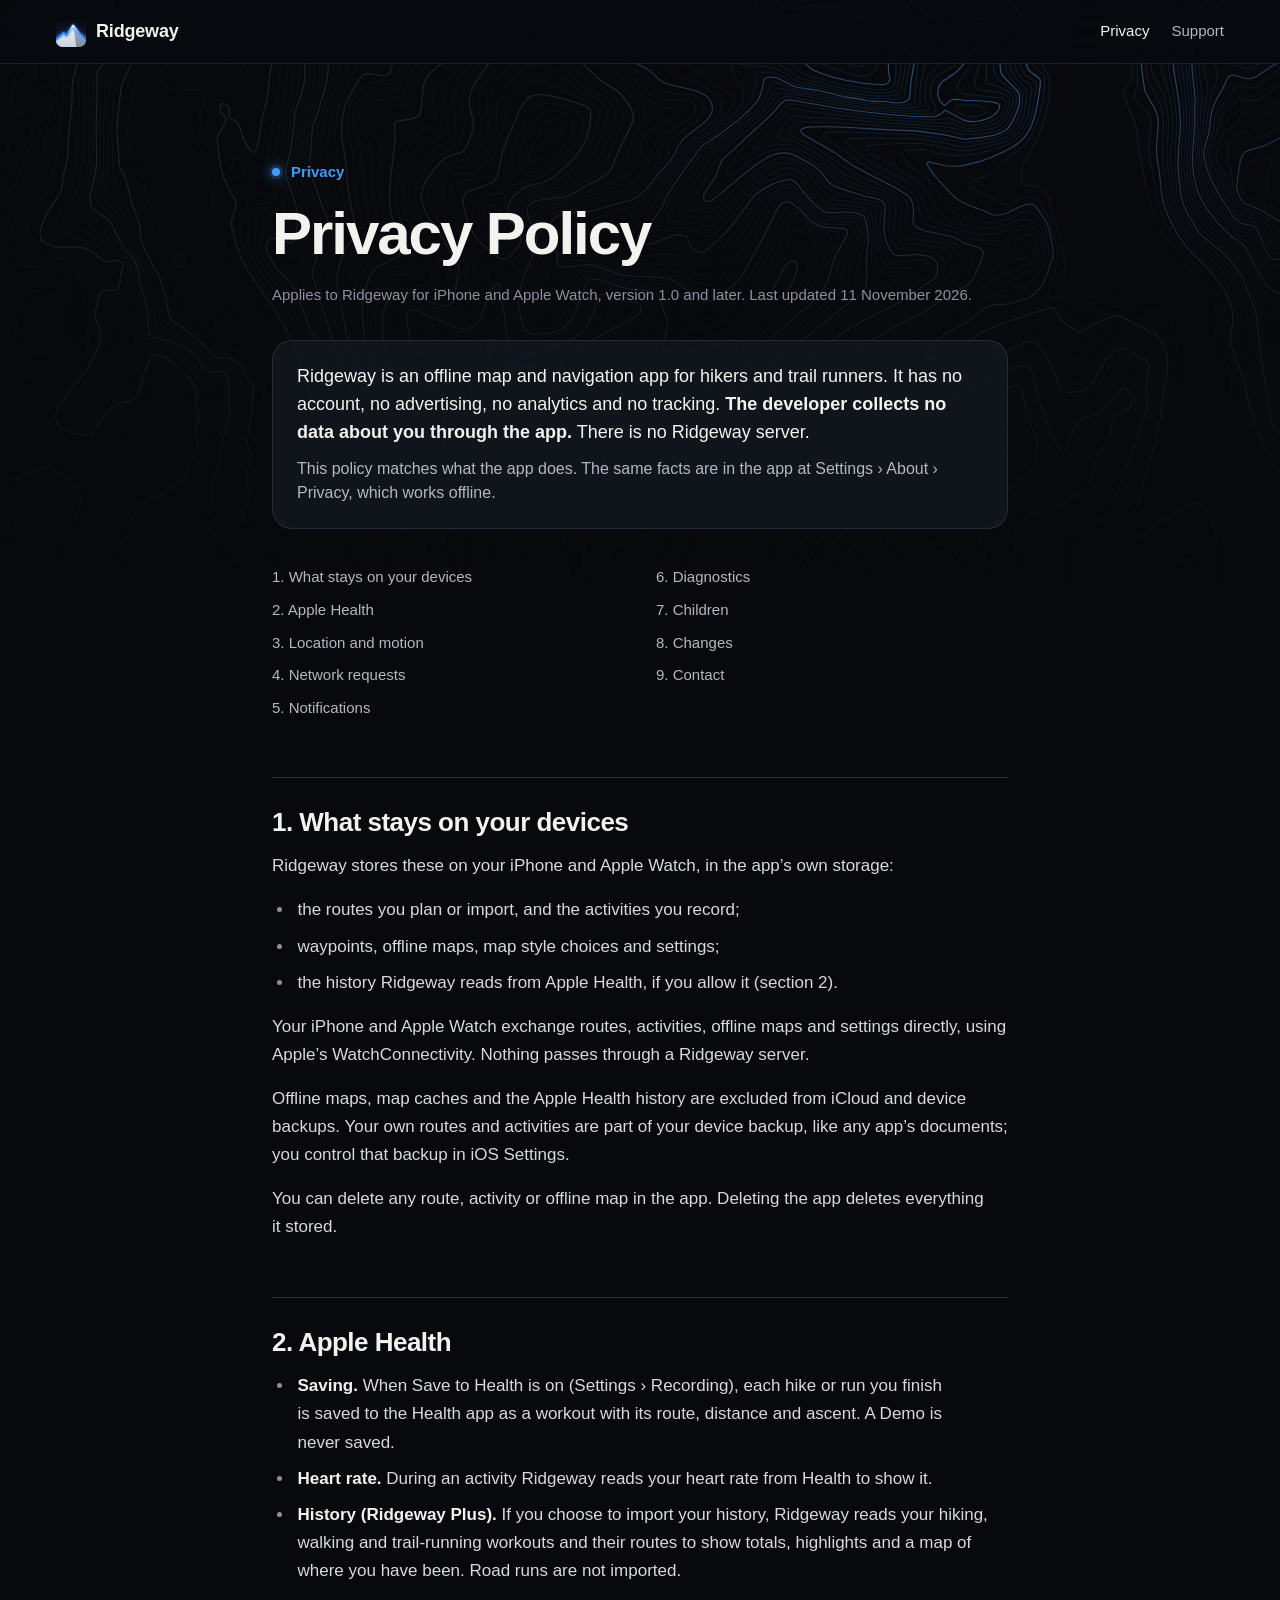
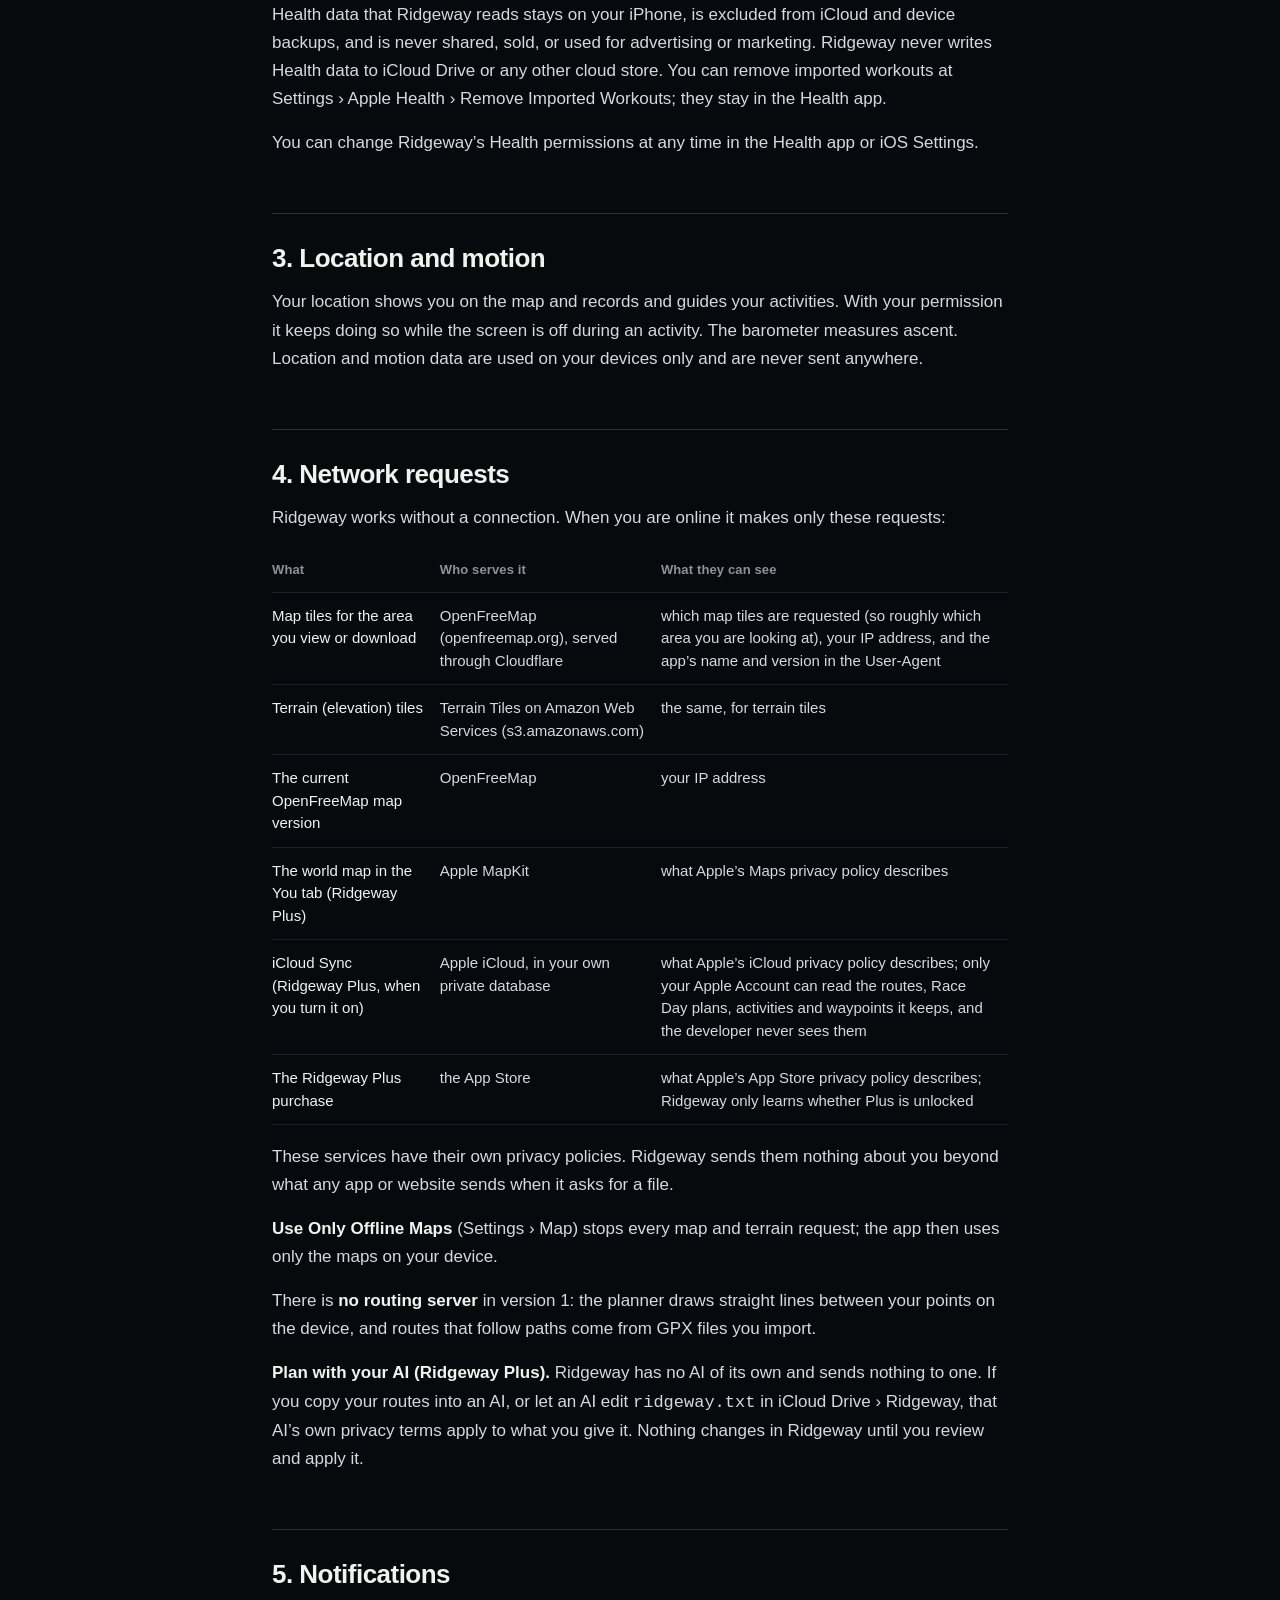
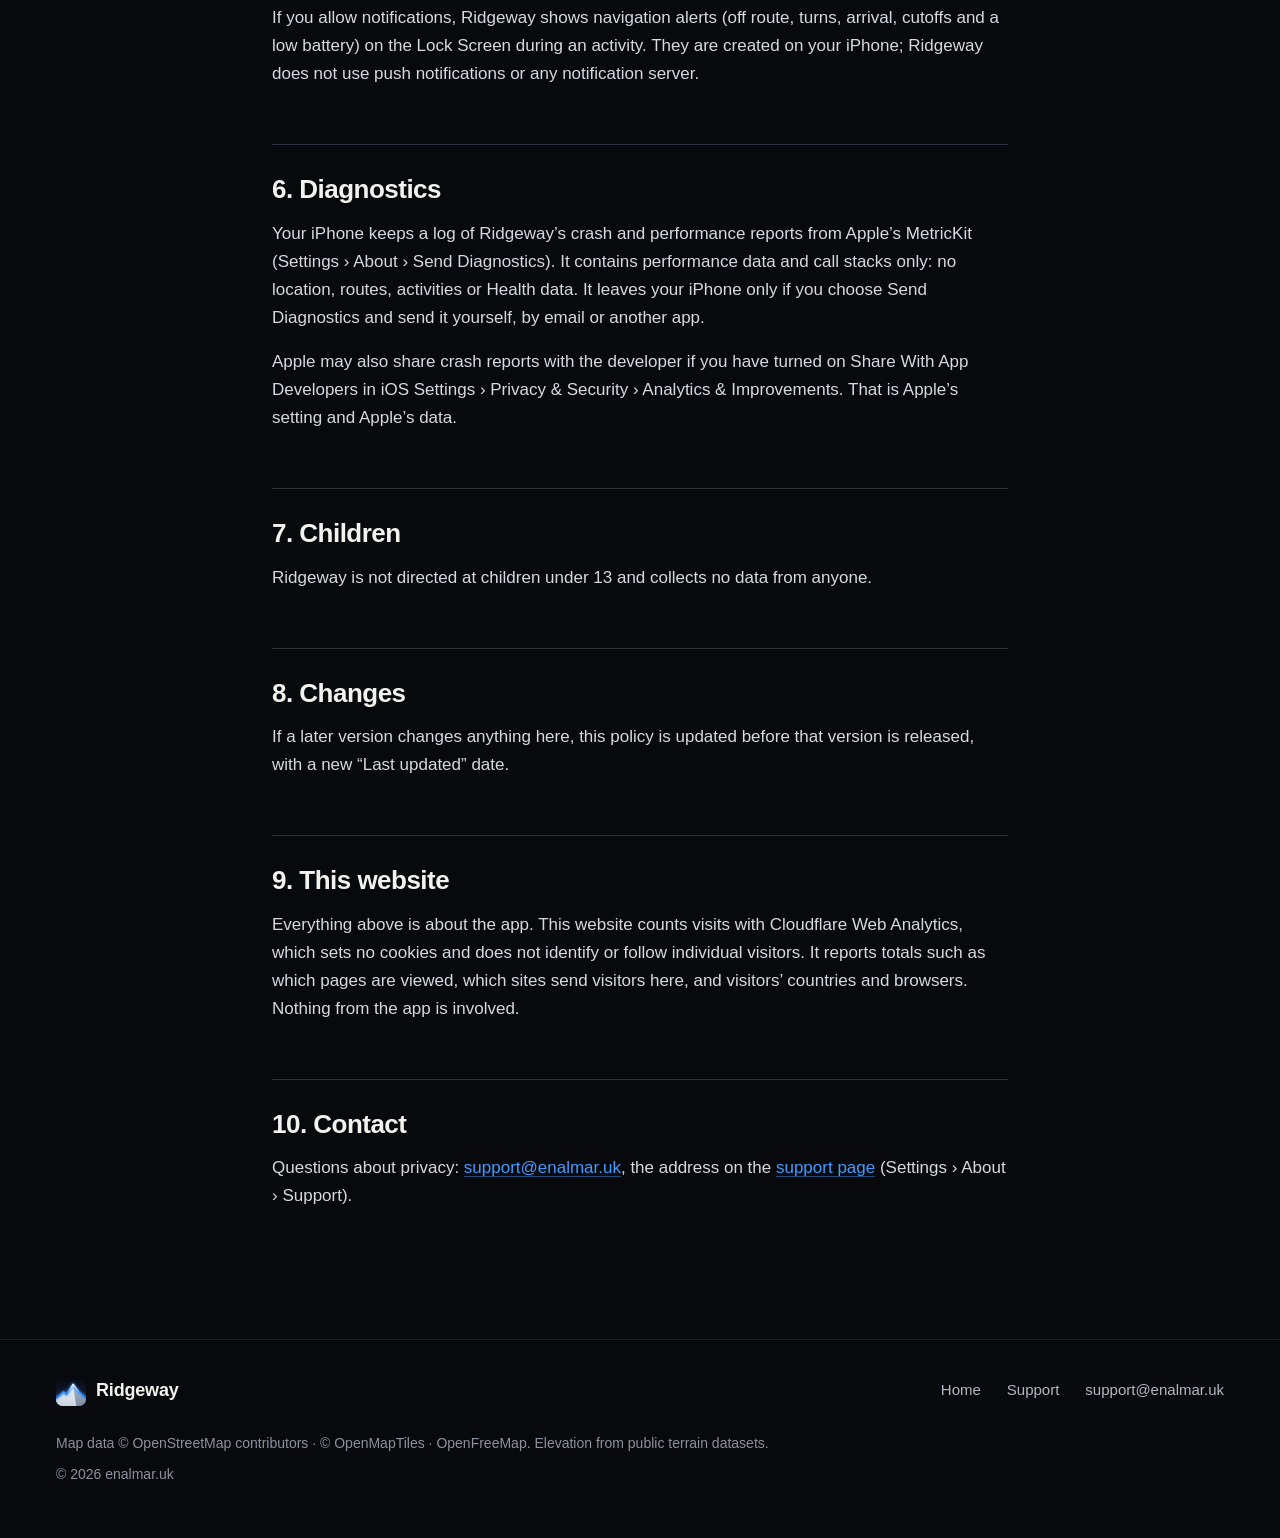
<file: privacy/index.html>
<!doctype html>
<html lang="en-GB">
<head>
<meta charset="utf-8">
<meta name="viewport" content="width=device-width, initial-scale=1, viewport-fit=cover">
<title>Privacy Policy · Ridgeway</title>
<meta name="description" content="Ridgeway has no account, no advertising, no analytics and no tracking. The developer collects no data about you, and there is no Ridgeway server.">
<link rel="canonical" href="https://ridgeway.enalmar.uk/privacy/">
<meta property="og:type" content="website">
<meta property="og:site_name" content="Ridgeway">
<meta property="og:locale" content="en_GB">
<meta property="og:url" content="https://ridgeway.enalmar.uk/privacy/">
<meta property="og:title" content="Ridgeway Privacy Policy">
<meta property="og:description" content="No account, no advertising, no analytics and no tracking. The developer collects no data about you through the app.">
<meta property="og:image" content="https://ridgeway.enalmar.uk/assets/og.jpg">
<meta property="og:image:width" content="1200">
<meta property="og:image:height" content="630">
<meta name="twitter:card" content="summary_large_image">
<meta name="twitter:image" content="https://ridgeway.enalmar.uk/assets/og.jpg">
<meta name="color-scheme" content="dark">
<meta name="theme-color" content="#07090D">
<link rel="icon" href="../assets/favicon.svg" type="image/svg+xml">
<link rel="icon" href="../assets/favicon-32.png" sizes="32x32" type="image/png">
<link rel="apple-touch-icon" href="../assets/apple-touch-icon.png">
<link rel="stylesheet" href="../assets/page.css">
</head>
<body>
<a class="skip" href="#main">Skip to content</a>
<div class="band" aria-hidden="true"><div class="band__lines"></div></div>

<header class="bar">
  <div class="wrap bar__inner">
    <a class="brand" href="../"><img src="../assets/favicon.svg" width="30" height="30" alt="">Ridgeway</a>
    <nav aria-label="Pages">
      <a href="../privacy/" aria-current="page">Privacy</a>
      <a href="../support/">Support</a>
    </nav>
  </div>
</header>

<main id="main">
  <p class="eyebrow">Privacy</p>
  <h1>Privacy Policy</h1>
  <p class="meta">Applies to Ridgeway for iPhone and Apple Watch, version 1.0 and later. Last updated 11 November 2026.</p>

  <div class="card">
    <p>Ridgeway is an offline map and navigation app for hikers and trail runners. It has no account, no advertising, no analytics and no tracking. <strong>The developer collects no data about you through the app.</strong> There is no Ridgeway server.</p>
    <p>This policy matches what the app does. The same facts are in the app at Settings › About › Privacy, which works offline.</p>
  </div>

  <ol class="toc" aria-label="On this page">
    <li><a href="#devices">1. What stays on your devices</a></li>
    <li><a href="#health">2. Apple Health</a></li>
    <li><a href="#location">3. Location and motion</a></li>
    <li><a href="#network">4. Network requests</a></li>
    <li><a href="#notifications">5. Notifications</a></li>
    <li><a href="#diagnostics">6. Diagnostics</a></li>
    <li><a href="#children">7. Children</a></li>
    <li><a href="#changes">8. Changes</a></li>
    <li><a href="#contact">9. Contact</a></li>
  </ol>

  <h2 id="devices">1. What stays on your devices</h2>
  <p>Ridgeway stores these on your iPhone and Apple Watch, in the app’s own storage:</p>
  <ul>
    <li>the routes you plan or import, and the activities you record;</li>
    <li>waypoints, offline maps, map style choices and settings;</li>
    <li>the history Ridgeway reads from Apple Health, if you allow it (section 2).</li>
  </ul>
  <p>Your iPhone and Apple Watch exchange routes, activities, offline maps and settings directly, using Apple’s WatchConnectivity. Nothing passes through a Ridgeway server.</p>
  <p>Offline maps, map caches and the Apple Health history are excluded from iCloud and device backups. Your own routes and activities are part of your device backup, like any app’s documents; you control that backup in iOS Settings.</p>
  <p>You can delete any route, activity or offline map in the app. Deleting the app deletes everything it stored.</p>

  <h2 id="health">2. Apple Health</h2>
  <ul>
    <li><strong>Saving.</strong> When Save to Health is on (Settings › Recording), each hike or run you finish is saved to the Health app as a workout with its route, distance and ascent. A Demo is never saved.</li>
    <li><strong>Heart rate.</strong> During an activity Ridgeway reads your heart rate from Health to show it.</li>
    <li><strong>History (Ridgeway Plus).</strong> If you choose to import your history, Ridgeway reads your hiking, walking and trail-running workouts and their routes to show totals, highlights and a map of where you have been. Road runs are not imported.</li>
  </ul>
  <p>Health data that Ridgeway reads stays on your iPhone, is excluded from iCloud and device backups, and is never shared, sold, or used for advertising or marketing. Ridgeway never writes Health data to iCloud Drive or any other cloud store. You can remove imported workouts at Settings › Apple Health › Remove Imported Workouts; they stay in the Health app.</p>
  <p>You can change Ridgeway’s Health permissions at any time in the Health app or iOS Settings.</p>

  <h2 id="location">3. Location and motion</h2>
  <p>Your location shows you on the map and records and guides your activities. With your permission it keeps doing so while the screen is off during an activity. The barometer measures ascent. Location and motion data are used on your devices only and are never sent anywhere.</p>

  <h2 id="network">4. Network requests</h2>
  <p>Ridgeway works without a connection. When you are online it makes only these requests:</p>
  <div class="table" role="region" aria-label="Network requests" tabindex="0">
    <table role="table">
      <thead role="rowgroup"><tr role="row"><th scope="col" role="columnheader">What</th><th scope="col" role="columnheader">Who serves it</th><th scope="col" role="columnheader">What they can see</th></tr></thead>
      <tbody role="rowgroup">
        <tr role="row"><td role="cell" data-label="What">Map tiles for the area you view or download</td><td role="cell" data-label="Who serves it">OpenFreeMap (openfreemap.org), served through Cloudflare</td><td role="cell" data-label="What they can see">which map tiles are requested (so roughly which area you are looking at), your IP address, and the app’s name and version in the User-Agent</td></tr>
        <tr role="row"><td role="cell" data-label="What">Terrain (elevation) tiles</td><td role="cell" data-label="Who serves it">Terrain Tiles on Amazon Web Services (s3.amazonaws.com)</td><td role="cell" data-label="What they can see">the same, for terrain tiles</td></tr>
        <tr role="row"><td role="cell" data-label="What">The current OpenFreeMap map version</td><td role="cell" data-label="Who serves it">OpenFreeMap</td><td role="cell" data-label="What they can see">your IP address</td></tr>
        <tr role="row"><td role="cell" data-label="What">The world map in the You tab (Ridgeway Plus)</td><td role="cell" data-label="Who serves it">Apple MapKit</td><td role="cell" data-label="What they can see">what Apple’s Maps privacy policy describes</td></tr>
        <tr role="row"><td role="cell" data-label="What">iCloud Sync (Ridgeway Plus, when you turn it on)</td><td role="cell" data-label="Who serves it">Apple iCloud, in your own private database</td><td role="cell" data-label="What they can see">what Apple’s iCloud privacy policy describes; only your Apple Account can read the routes, Race Day plans, activities and waypoints it keeps, and the developer never sees them</td></tr>
        <tr role="row"><td role="cell" data-label="What">The Ridgeway Plus purchase</td><td role="cell" data-label="Who serves it">the App Store</td><td role="cell" data-label="What they can see">what Apple’s App Store privacy policy describes; Ridgeway only learns whether Plus is unlocked</td></tr>
      </tbody>
    </table>
  </div>
  <p>These services have their own privacy policies. Ridgeway sends them nothing about you beyond what any app or website sends when it asks for a file.</p>
  <p><strong>Use Only Offline Maps</strong> (Settings › Map) stops every map and terrain request; the app then uses only the maps on your device.</p>
  <p>There is <strong>no routing server</strong> in version 1: the planner draws straight lines between your points on the device, and routes that follow paths come from GPX files you import.</p>

  <p><strong>Plan with your AI (Ridgeway Plus).</strong> Ridgeway has no AI of its own and sends nothing to one. If you copy your routes into an AI, or let an AI edit <code>ridgeway.txt</code> in iCloud Drive › Ridgeway, that AI’s own privacy terms apply to what you give it. Nothing changes in Ridgeway until you review and apply it.</p>

  <h2 id="notifications">5. Notifications</h2>
  <p>If you allow notifications, Ridgeway shows navigation alerts (off route, turns, arrival, cutoffs and a low battery) on the Lock Screen during an activity. They are created on your iPhone; Ridgeway does not use push notifications or any notification server.</p>

  <h2 id="diagnostics">6. Diagnostics</h2>
  <p>Your iPhone keeps a log of Ridgeway’s crash and performance reports from Apple’s MetricKit (Settings › About › Send Diagnostics). It contains performance data and call stacks only: no location, routes, activities or Health data. It leaves your iPhone only if you choose Send Diagnostics and send it yourself, by email or another app.</p>
  <p>Apple may also share crash reports with the developer if you have turned on Share With App Developers in iOS Settings › Privacy &amp; Security › Analytics &amp; Improvements. That is Apple’s setting and Apple’s data.</p>

  <h2 id="children">7. Children</h2>
  <p>Ridgeway is not directed at children under 13 and collects no data from anyone.</p>

  <h2 id="changes">8. Changes</h2>
  <p>If a later version changes anything here, this policy is updated before that version is released, with a new “Last updated” date.</p>

  <h2 id="website">9. This website</h2>
  <p>Everything above is about the app. This website counts visits with Cloudflare Web Analytics, which sets no cookies and does not identify or follow individual visitors. It reports totals such as which pages are viewed, which sites send visitors here, and visitors’ countries and browsers. Nothing from the app is involved.</p>

  <h2 id="contact">10. Contact</h2>
  <p>Questions about privacy: <a href="mailto:support@enalmar.uk">support@enalmar.uk</a>, the address on the <a href="../support/">support page</a> (Settings › About › Support).</p>
</main>

<footer class="foot">
  <div class="wrap">
    <div class="foot__top">
      <a class="brand" href="../"><img src="../assets/favicon.svg" width="30" height="30" alt="">Ridgeway</a>
      <nav aria-label="Footer">
        <a href="../">Home</a>
        <a href="../support/">Support</a>
        <a href="mailto:support@enalmar.uk">support@enalmar.uk</a>
      </nav>
    </div>
    <div class="foot__fine">
      <p>Map data © OpenStreetMap contributors · © OpenMapTiles · OpenFreeMap. Elevation from public terrain datasets.</p>
      <p>© 2026 enalmar.uk</p>
    </div>
  </div>
</footer>
<!-- Cloudflare Web Analytics --><script type='module' src='https://static.cloudflareinsights.com/beacon.min.js' data-cf-beacon='{"token": "94676ebadad94a29a0e06788a1d344e5"}'></script><!-- End Cloudflare Web Analytics -->
</body>
</html>
</file>
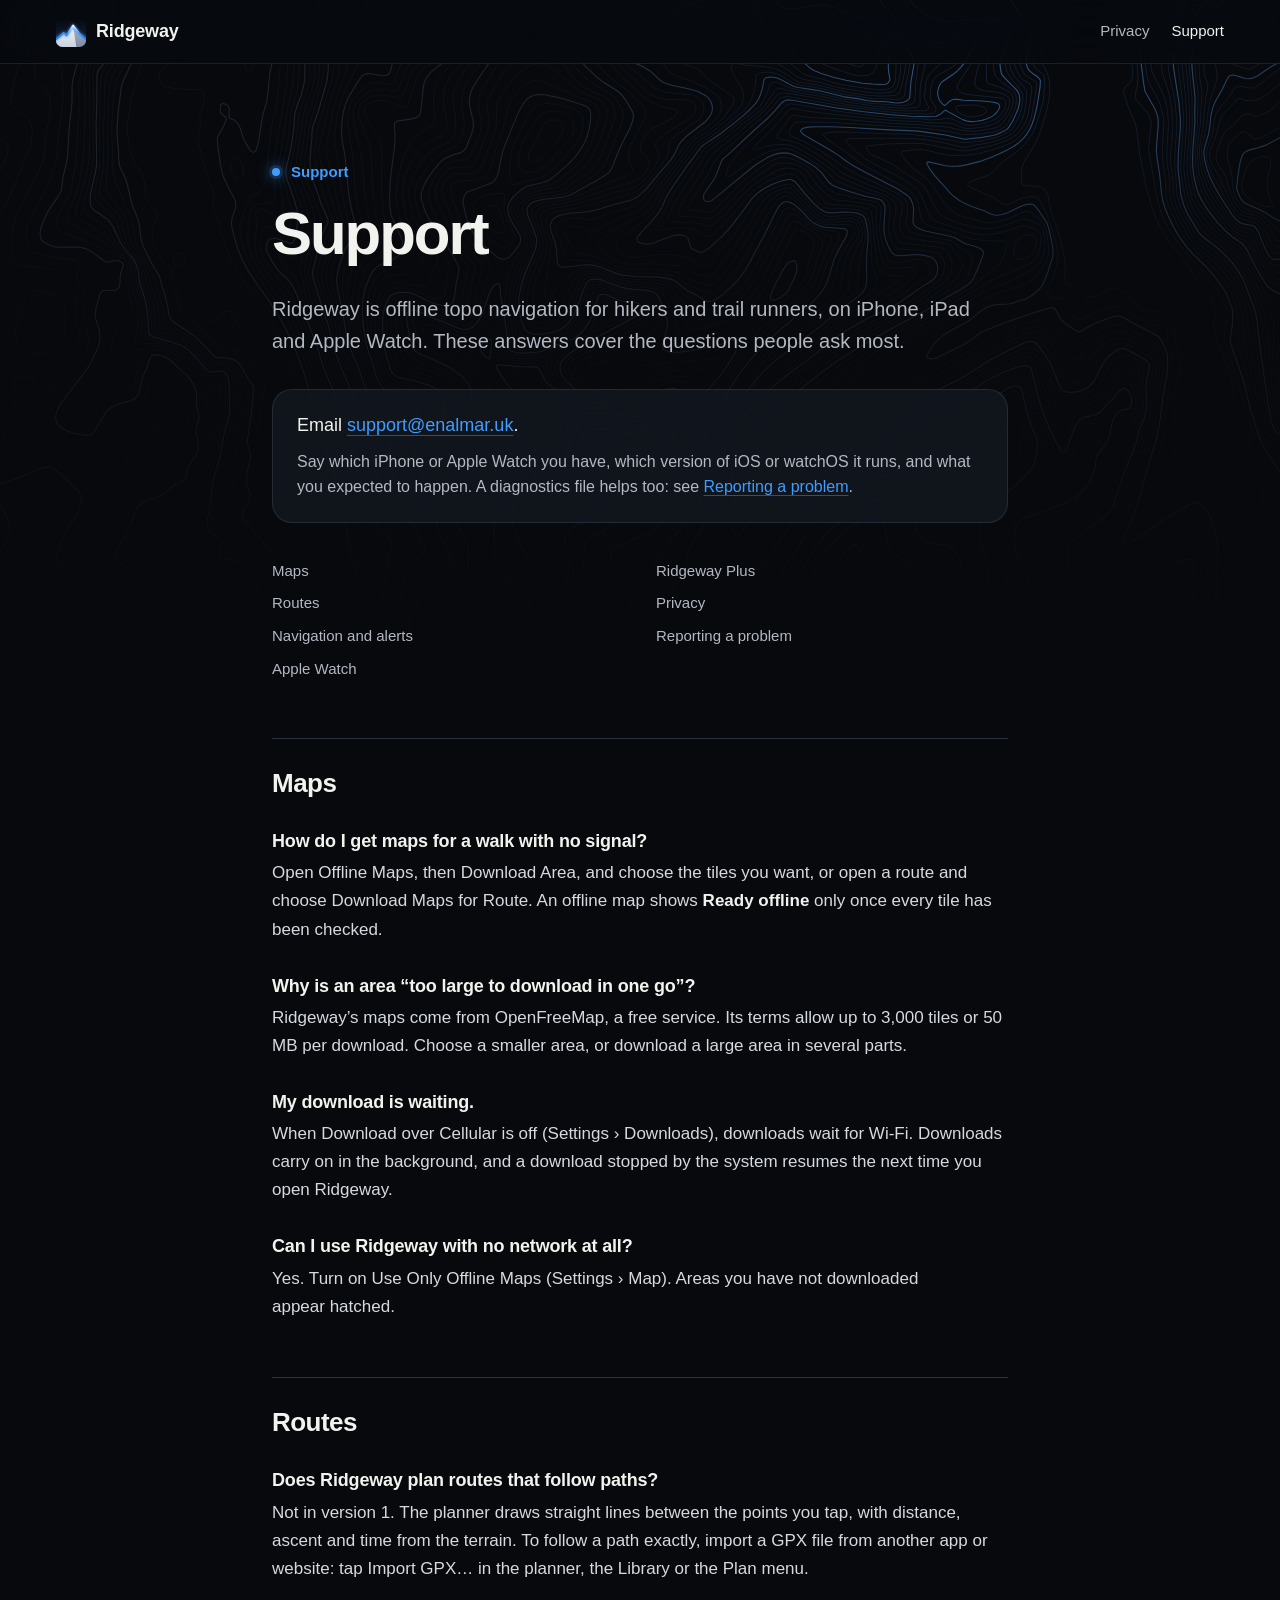
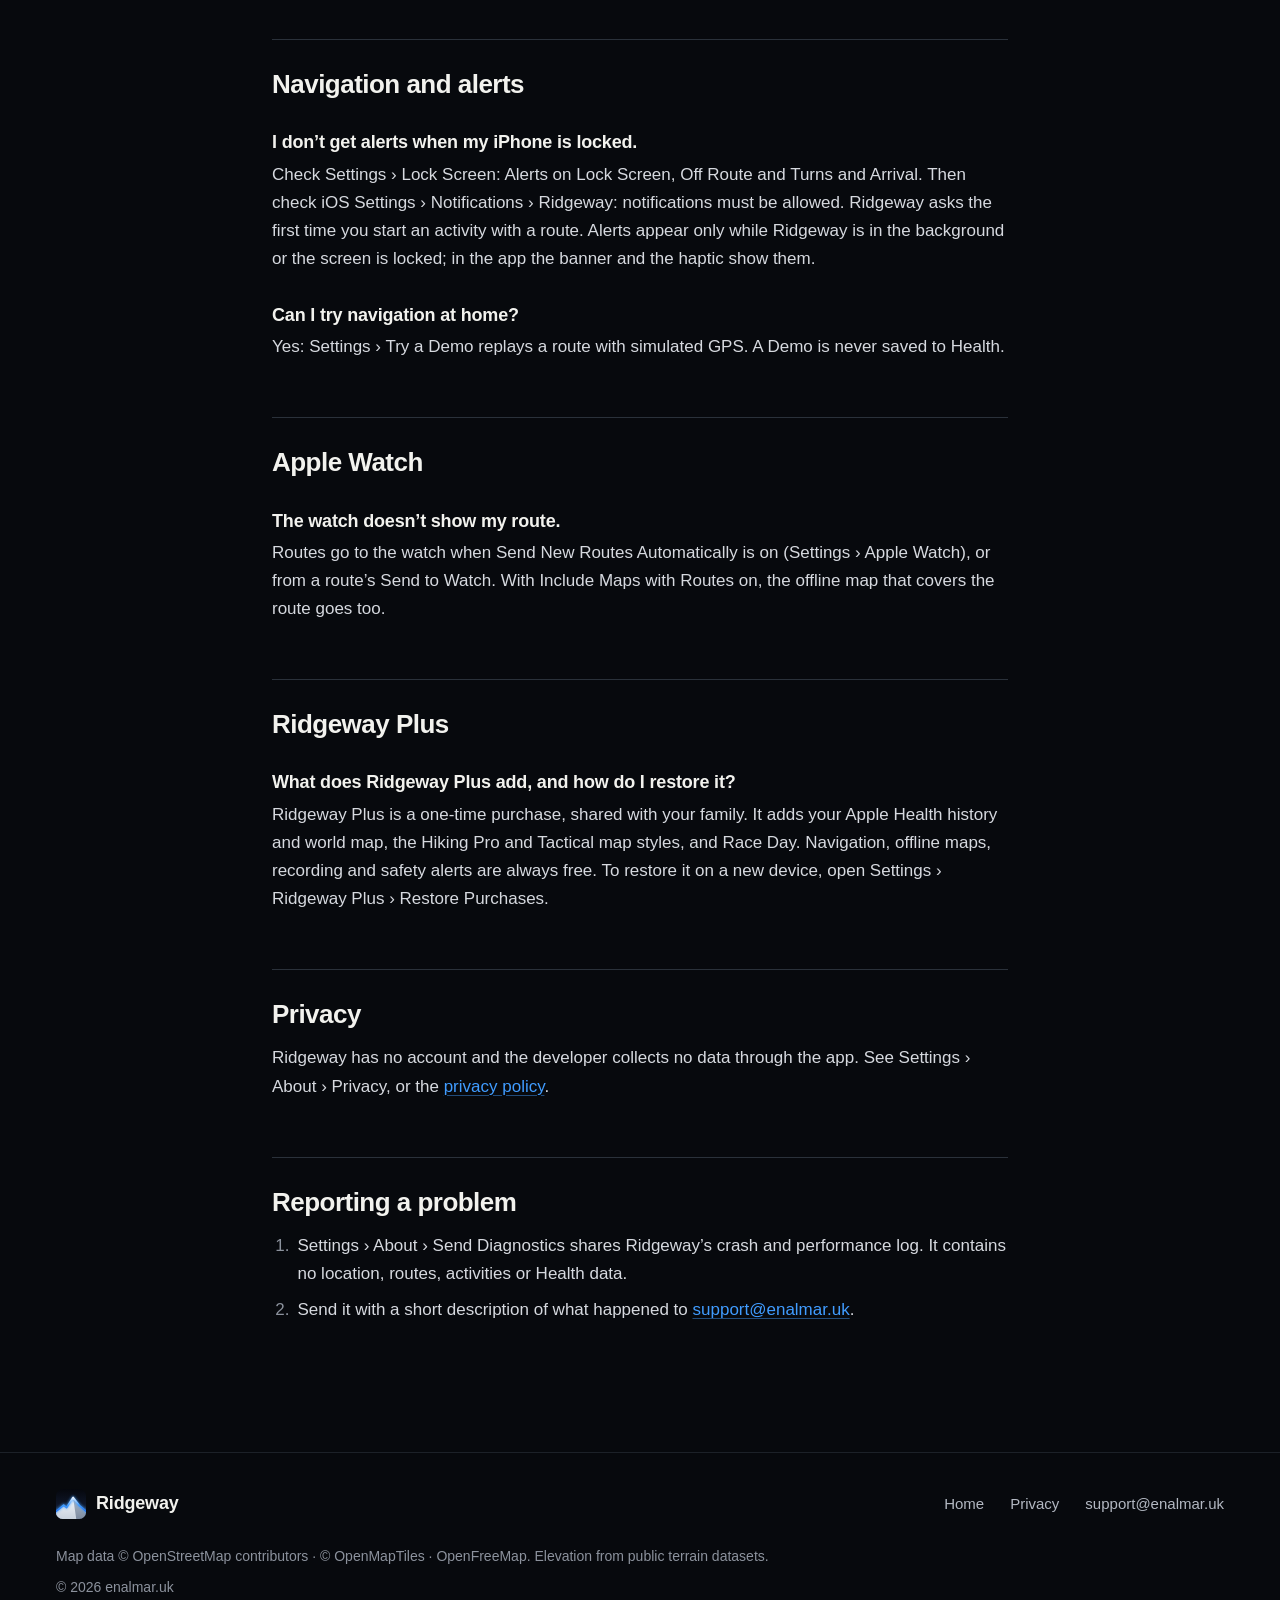
<file: support/index.html>
<!doctype html>
<html lang="en-GB">
<head>
<meta charset="utf-8">
<meta name="viewport" content="width=device-width, initial-scale=1, viewport-fit=cover">
<title>Support · Ridgeway</title>
<meta name="description" content="Answers to common questions about Ridgeway, offline topo navigation for hikers and trail runners on iPhone, iPad and Apple Watch, and how to get in touch.">
<link rel="canonical" href="https://ridgeway.enalmar.uk/support/">
<meta property="og:type" content="website">
<meta property="og:site_name" content="Ridgeway">
<meta property="og:locale" content="en_GB">
<meta property="og:url" content="https://ridgeway.enalmar.uk/support/">
<meta property="og:title" content="Ridgeway Support">
<meta property="og:description" content="Offline maps, routes, alerts, Apple Watch and Ridgeway Plus: the questions people ask most, and how to get in touch.">
<meta property="og:image" content="https://ridgeway.enalmar.uk/assets/og.jpg">
<meta property="og:image:width" content="1200">
<meta property="og:image:height" content="630">
<meta name="twitter:card" content="summary_large_image">
<meta name="twitter:image" content="https://ridgeway.enalmar.uk/assets/og.jpg">
<meta name="color-scheme" content="dark">
<meta name="theme-color" content="#07090D">
<link rel="icon" href="../assets/favicon.svg" type="image/svg+xml">
<link rel="icon" href="../assets/favicon-32.png" sizes="32x32" type="image/png">
<link rel="apple-touch-icon" href="../assets/apple-touch-icon.png">
<link rel="stylesheet" href="../assets/page.css">
</head>
<body>
<a class="skip" href="#main">Skip to content</a>
<div class="band" aria-hidden="true"><div class="band__lines"></div></div>

<header class="bar">
  <div class="wrap bar__inner">
    <a class="brand" href="../"><img src="../assets/favicon.svg" width="30" height="30" alt="">Ridgeway</a>
    <nav aria-label="Pages">
      <a href="../privacy/">Privacy</a>
      <a href="../support/" aria-current="page">Support</a>
    </nav>
  </div>
</header>

<main id="main">
  <p class="eyebrow">Support</p>
  <h1>Support</h1>
  <p class="lede">Ridgeway is offline topo navigation for hikers and trail runners, on iPhone, iPad and Apple Watch. These answers cover the questions people ask most.</p>

  <div class="card">
    <p>Email <a href="mailto:support@enalmar.uk">support@enalmar.uk</a>.</p>
    <p>Say which iPhone or Apple Watch you have, which version of iOS or watchOS it runs, and what you expected to happen. A diagnostics file helps too: see <a href="#report">Reporting a problem</a>.</p>
  </div>

  <ol class="toc" aria-label="On this page">
    <li><a href="#maps">Maps</a></li>
    <li><a href="#routes">Routes</a></li>
    <li><a href="#alerts">Navigation and alerts</a></li>
    <li><a href="#watch">Apple Watch</a></li>
    <li><a href="#plus">Ridgeway Plus</a></li>
    <li><a href="#privacy">Privacy</a></li>
    <li><a href="#report">Reporting a problem</a></li>
  </ol>

  <h2 id="maps">Maps</h2>
  <h3>How do I get maps for a walk with no signal?</h3>
  <p>Open Offline Maps, then Download Area, and choose the tiles you want, or open a route and choose Download Maps for Route. An offline map shows <strong>Ready offline</strong> only once every tile has been checked.</p>
  <h3>Why is an area “too large to download in one go”?</h3>
  <p>Ridgeway’s maps come from OpenFreeMap, a free service. Its terms allow up to 3,000 tiles or 50 MB per download. Choose a smaller area, or download a large area in several parts.</p>
  <h3>My download is waiting.</h3>
  <p>When Download over Cellular is off (Settings › Downloads), downloads wait for Wi-Fi. Downloads carry on in the background, and a download stopped by the system resumes the next time you open Ridgeway.</p>
  <h3>Can I use Ridgeway with no network at all?</h3>
  <p>Yes. Turn on Use Only Offline Maps (Settings › Map). Areas you have not downloaded appear hatched.</p>

  <h2 id="routes">Routes</h2>
  <h3>Does Ridgeway plan routes that follow paths?</h3>
  <p>Not in version 1. The planner draws straight lines between the points you tap, with distance, ascent and time from the terrain. To follow a path exactly, import a GPX file from another app or website: tap Import GPX… in the planner, the Library or the Plan menu.</p>

  <h2 id="alerts">Navigation and alerts</h2>
  <h3>I don’t get alerts when my iPhone is locked.</h3>
  <p>Check Settings › Lock Screen: Alerts on Lock Screen, Off Route and Turns and Arrival. Then check iOS Settings › Notifications › Ridgeway: notifications must be allowed. Ridgeway asks the first time you start an activity with a route. Alerts appear only while Ridgeway is in the background or the screen is locked; in the app the banner and the haptic show them.</p>
  <h3>Can I try navigation at home?</h3>
  <p>Yes: Settings › Try a Demo replays a route with simulated GPS. A Demo is never saved to Health.</p>

  <h2 id="watch">Apple Watch</h2>
  <h3>The watch doesn’t show my route.</h3>
  <p>Routes go to the watch when Send New Routes Automatically is on (Settings › Apple Watch), or from a route’s Send to Watch. With Include Maps with Routes on, the offline map that covers the route goes too.</p>

  <h2 id="plus">Ridgeway Plus</h2>
  <h3>What does Ridgeway Plus add, and how do I restore it?</h3>
  <p>Ridgeway Plus is a one-time purchase, shared with your family. It adds your Apple Health history and world map, the Hiking Pro and Tactical map styles, and Race Day. Navigation, offline maps, recording and safety alerts are always free. To restore it on a new device, open Settings › Ridgeway Plus › Restore Purchases.</p>

  <h2 id="privacy">Privacy</h2>
  <p>Ridgeway has no account and the developer collects no data through the app. See Settings › About › Privacy, or the <a href="../privacy/">privacy policy</a>.</p>

  <h2 id="report">Reporting a problem</h2>
  <ol>
    <li>Settings › About › Send Diagnostics shares Ridgeway’s crash and performance log. It contains no location, routes, activities or Health data.</li>
    <li>Send it with a short description of what happened to <a href="mailto:support@enalmar.uk">support@enalmar.uk</a>.</li>
  </ol>
</main>

<footer class="foot">
  <div class="wrap">
    <div class="foot__top">
      <a class="brand" href="../"><img src="../assets/favicon.svg" width="30" height="30" alt="">Ridgeway</a>
      <nav aria-label="Footer">
        <a href="../">Home</a>
        <a href="../privacy/">Privacy</a>
        <a href="mailto:support@enalmar.uk">support@enalmar.uk</a>
      </nav>
    </div>
    <div class="foot__fine">
      <p>Map data © OpenStreetMap contributors · © OpenMapTiles · OpenFreeMap. Elevation from public terrain datasets.</p>
      <p>© 2026 enalmar.uk</p>
    </div>
  </div>
</footer>
<!-- Cloudflare Web Analytics --><script type='module' src='https://static.cloudflareinsights.com/beacon.min.js' data-cf-beacon='{"token": "94676ebadad94a29a0e06788a1d344e5"}'></script><!-- End Cloudflare Web Analytics -->
</body>
</html>
</file>
<file: assets/page.css>
/* Ridgeway: the privacy and support pages.
   The home page's language (Night ground, Paper ink, Ridgeway Blue, the Helvellyn contours) made
   calm for reading: the contours stay in a band at the top and fade out, nothing moves, and the
   text sits in one measured column. */
:root {
  color-scheme: dark;
  --ground: #07090D;
  --ink: #F2F2EE;
  --ink-2: #B3B8C2;
  --ink-3: #8C929D;
  --hair: rgba(170, 190, 220, .13);
  --hair-2: rgba(170, 190, 220, .22);
  --card: rgba(20, 25, 34, .78);
  --blue: #409CFF;
  --blue-hi: #7CBCFF;
  --sans: -apple-system, BlinkMacSystemFont, "Inter", "Helvetica Neue", "Segoe UI", Roboto, sans-serif;
  --gutter: clamp(18px, 5vw, 56px);
  --bar: 64px;
}
*, *::before, *::after { box-sizing: border-box; }
html { background: var(--ground); color: var(--ink); -webkit-text-size-adjust: 100%; text-size-adjust: 100%;
       scroll-padding-top: calc(var(--bar) + 16px); }
body { position: relative; margin: 0; font: 17px/1.65 var(--sans); -webkit-font-smoothing: antialiased;
       -moz-osx-font-smoothing: grayscale; overflow-x: clip; }
img { display: block; max-width: 100%; height: auto; }
a { color: var(--blue); text-decoration: underline; text-decoration-thickness: 1px; text-underline-offset: .2em;
    text-decoration-color: rgba(64, 156, 255, .45); }
a:hover { text-decoration-color: currentColor; }
:focus-visible { outline: 2px solid var(--blue-hi); outline-offset: 3px; border-radius: 6px; }
.wrap { width: min(100% - 2 * var(--gutter), 1240px); margin-inline: auto; }
.skip { position: absolute; left: 12px; top: -60px; z-index: 100; padding: 10px 16px; border-radius: 10px;
        background: var(--ink); color: #000; font-weight: 600; text-decoration: none; }
.skip:focus { top: 12px; }

/* the contours, as a band that fades out before the text gets long */
.band { position: absolute; inset: 0 0 auto; height: 640px; z-index: -1; pointer-events: none;
        -webkit-mask: linear-gradient(#000 25%, transparent); mask: linear-gradient(#000 25%, transparent); }
.band__lines { position: absolute; inset: 0;
  background: radial-gradient(50% 70% at 78% 0%, rgba(64, 156, 255, .55), transparent 72%), rgba(170, 190, 220, .14);
  -webkit-mask: url(contours.svg) center top / cover no-repeat; mask: url(contours.svg) center top / cover no-repeat; }
@media (max-aspect-ratio: 4/5) {
  .band__lines { -webkit-mask-image: url(contours-mobile.svg); mask-image: url(contours-mobile.svg); }
}

.bar { position: sticky; top: 0; z-index: 40; height: var(--bar); background: rgba(7, 9, 13, .78);
       -webkit-backdrop-filter: saturate(1.6) blur(20px); backdrop-filter: saturate(1.6) blur(20px);
       border-bottom: 1px solid var(--hair); }
.bar__inner { height: 100%; display: flex; align-items: center; gap: 24px; }
.brand { display: inline-flex; align-items: center; gap: 10px; color: var(--ink); font-weight: 600; font-size: 18px;
         letter-spacing: -.01em; text-decoration: none; }
.brand img { width: 30px; height: 30px; }
.bar nav { margin-left: auto; display: flex; gap: 22px; font-size: 15px; }
.bar nav a { color: var(--ink-2); text-decoration: none; }
.bar nav a:hover, .bar nav a[aria-current="page"] { color: var(--ink); }

main { width: min(100% - 2 * var(--gutter), 46rem); margin-inline: auto; padding: clamp(48px, 8vw, 96px) 0 clamp(64px, 9vw, 112px); }
.eyebrow { display: flex; align-items: center; gap: 11px; margin: 0 0 18px; color: var(--blue); font-size: 15px; font-weight: 600; }
.eyebrow::before { content: ""; width: 8px; height: 8px; border-radius: 50%; background: var(--blue); flex: none;
                   box-shadow: 0 0 0 3px rgba(64, 156, 255, .16), 0 0 14px 2px rgba(64, 156, 255, .5); }
h1 { margin: 0; font-size: clamp(38px, 6vw, 60px); line-height: 1.04; letter-spacing: -.034em; font-weight: 700; text-wrap: balance; }
h2 { margin: 56px 0 14px; padding-top: 28px; border-top: 1px solid var(--hair-2); font-size: clamp(22px, 2.6vw, 26px);
     line-height: 1.25; letter-spacing: -.02em; font-weight: 650; text-wrap: balance; }
h3 { margin: 30px 0 6px; font-size: 18px; line-height: 1.35; letter-spacing: -.01em; font-weight: 600; text-wrap: balance; }
p, ul, ol { margin: 0 0 16px; text-wrap: pretty; }
ul, ol { padding-left: 1.3em; }
li { margin-bottom: 8px; padding-left: .2em; }
li::marker { color: var(--ink-3); }
strong { font-weight: 600; color: var(--ink); }
main p, main li { color: #D6D9DF; }
.meta { margin-top: 18px; color: var(--ink-3); font-size: 15px; }
.lede { margin-top: 28px; font-size: clamp(18px, 1.6vw, 20px); line-height: 1.6; color: var(--ink-2); }
main .lede { color: var(--ink-2); }
.card { margin: 32px 0 8px; padding: 22px 24px; border-radius: 20px; background: var(--card); border: 1px solid var(--hair);
        font-size: 18px; line-height: 1.55; }
.card p { margin: 0; color: var(--ink); }
.card p + p { margin-top: 10px; color: var(--ink-2); font-size: 16px; }
.toc { margin: 36px 0 0; padding: 0; list-style: none; columns: 2; column-gap: 32px; font-size: 15px; }
.toc li { margin: 0 0 8px; padding: 0; break-inside: avoid; }
.toc a { color: var(--ink-2); text-decoration: none; }
.toc a:hover { color: var(--ink); }
.table { overflow-x: auto; margin: 4px 0 18px; -webkit-overflow-scrolling: touch; }
table { width: 100%; min-width: 34rem; border-collapse: collapse; font-size: 15px; line-height: 1.5; }
th, td { text-align: left; vertical-align: top; padding: 12px 16px 12px 0; border-bottom: 1px solid var(--hair); }
th { color: var(--ink-3); font-size: 13px; font-weight: 600; letter-spacing: .01em; }
td { color: #D6D9DF; }
td:first-child { color: var(--ink); }
@media (max-width: 560px) {
  .toc { columns: 1; }
  /* On a phone each request is a block of its own, so "What they can see" is never off-screen. */
  .table { overflow: visible; }
  table { min-width: 0; }
  table thead { position: absolute; width: 1px; height: 1px; overflow: hidden; clip-path: inset(50%); white-space: nowrap; }
  table, tbody, tr, td { display: block; }
  tr { padding: 14px 0; border-bottom: 1px solid var(--hair); }
  td { padding: 0; border: 0; }
  td + td { margin-top: 10px; }
  td::before { content: attr(data-label); display: block; margin-bottom: 1px; color: var(--ink-3); font-size: 12.5px;
               font-weight: 600; letter-spacing: .01em; }
  td:first-child { font-weight: 600; }
  td:first-child::before { content: none; }
}

.foot { padding: 36px 0 52px; border-top: 1px solid var(--hair); font-size: 14px; color: var(--ink-3); }
.foot__top { display: flex; flex-wrap: wrap; align-items: center; justify-content: space-between; gap: 18px 32px; }
.foot nav { display: flex; flex-wrap: wrap; gap: 10px 26px; font-size: 15px; }
.foot nav a { color: var(--ink-2); text-decoration: none; }
.foot nav a:hover { color: var(--ink); }
.foot__fine { margin-top: 26px; display: grid; gap: 8px; max-width: 64em; }
.foot__fine p { margin: 0; }
</file>
